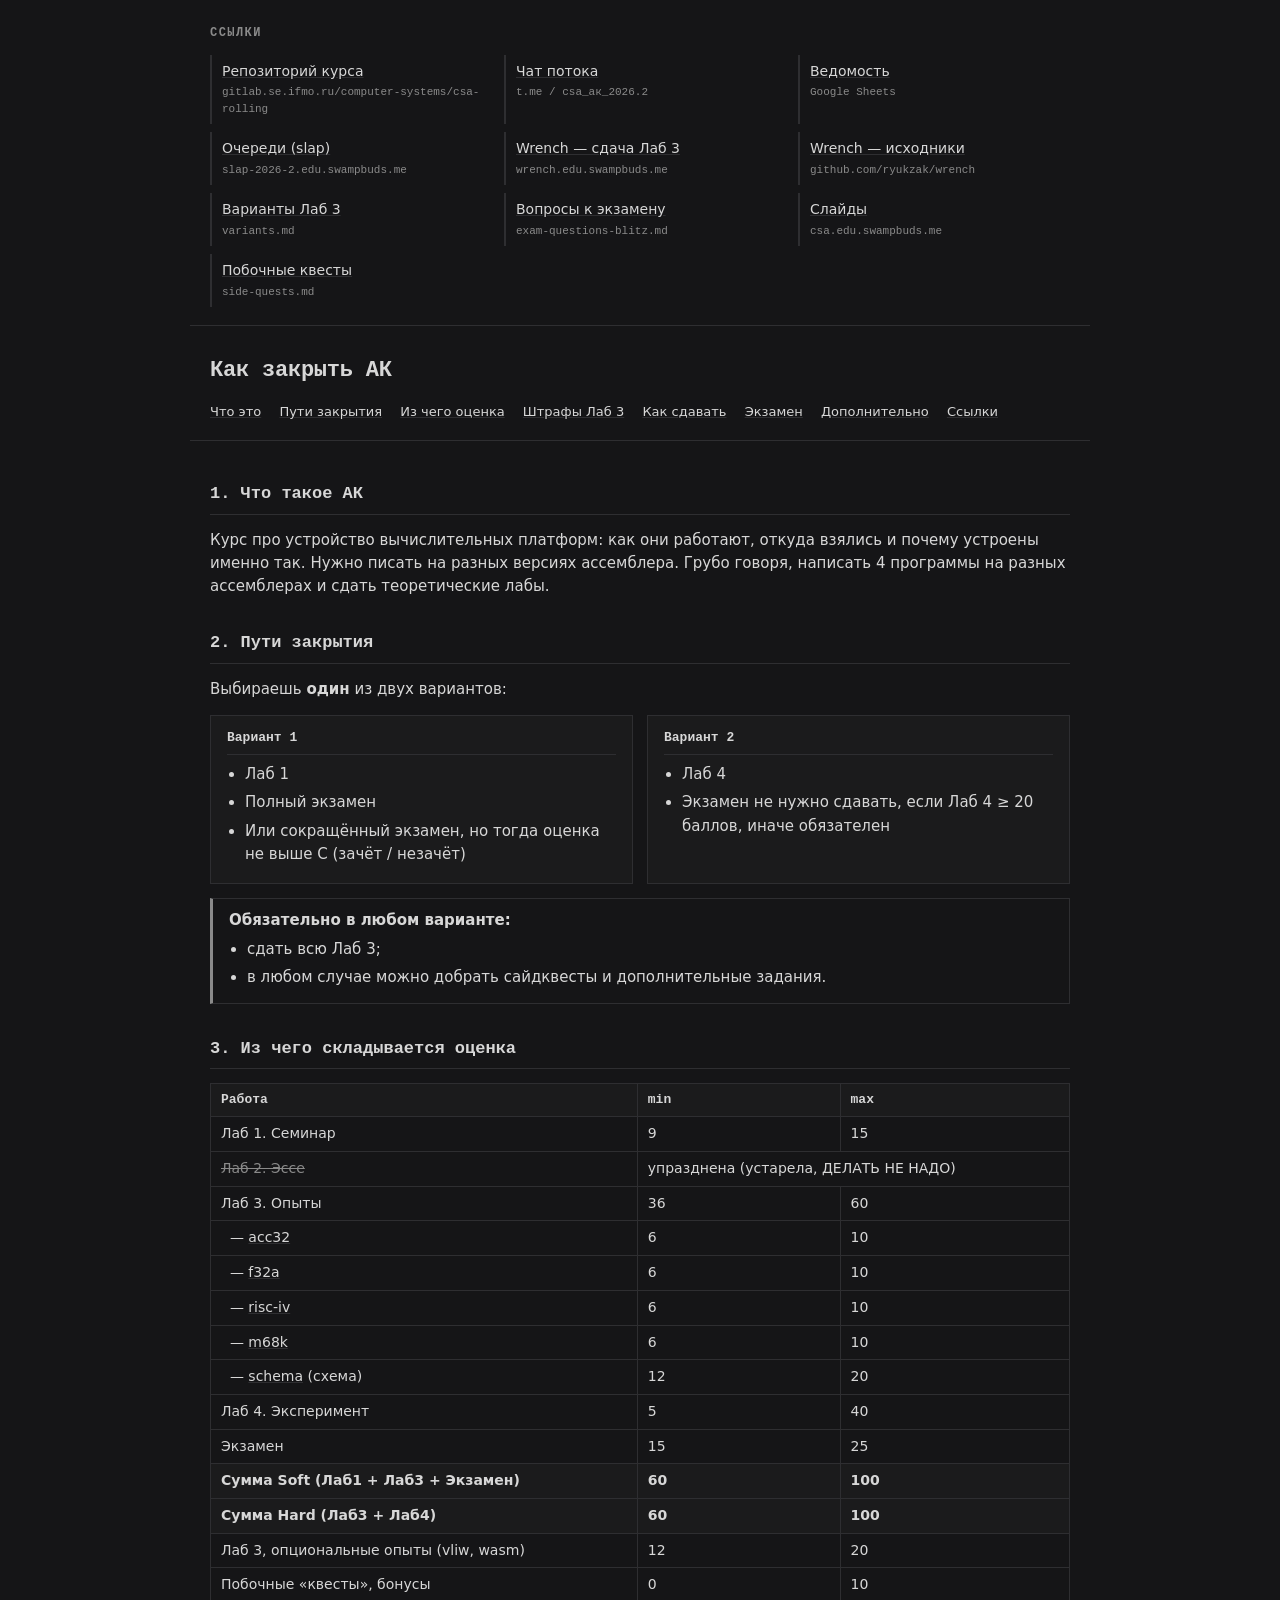
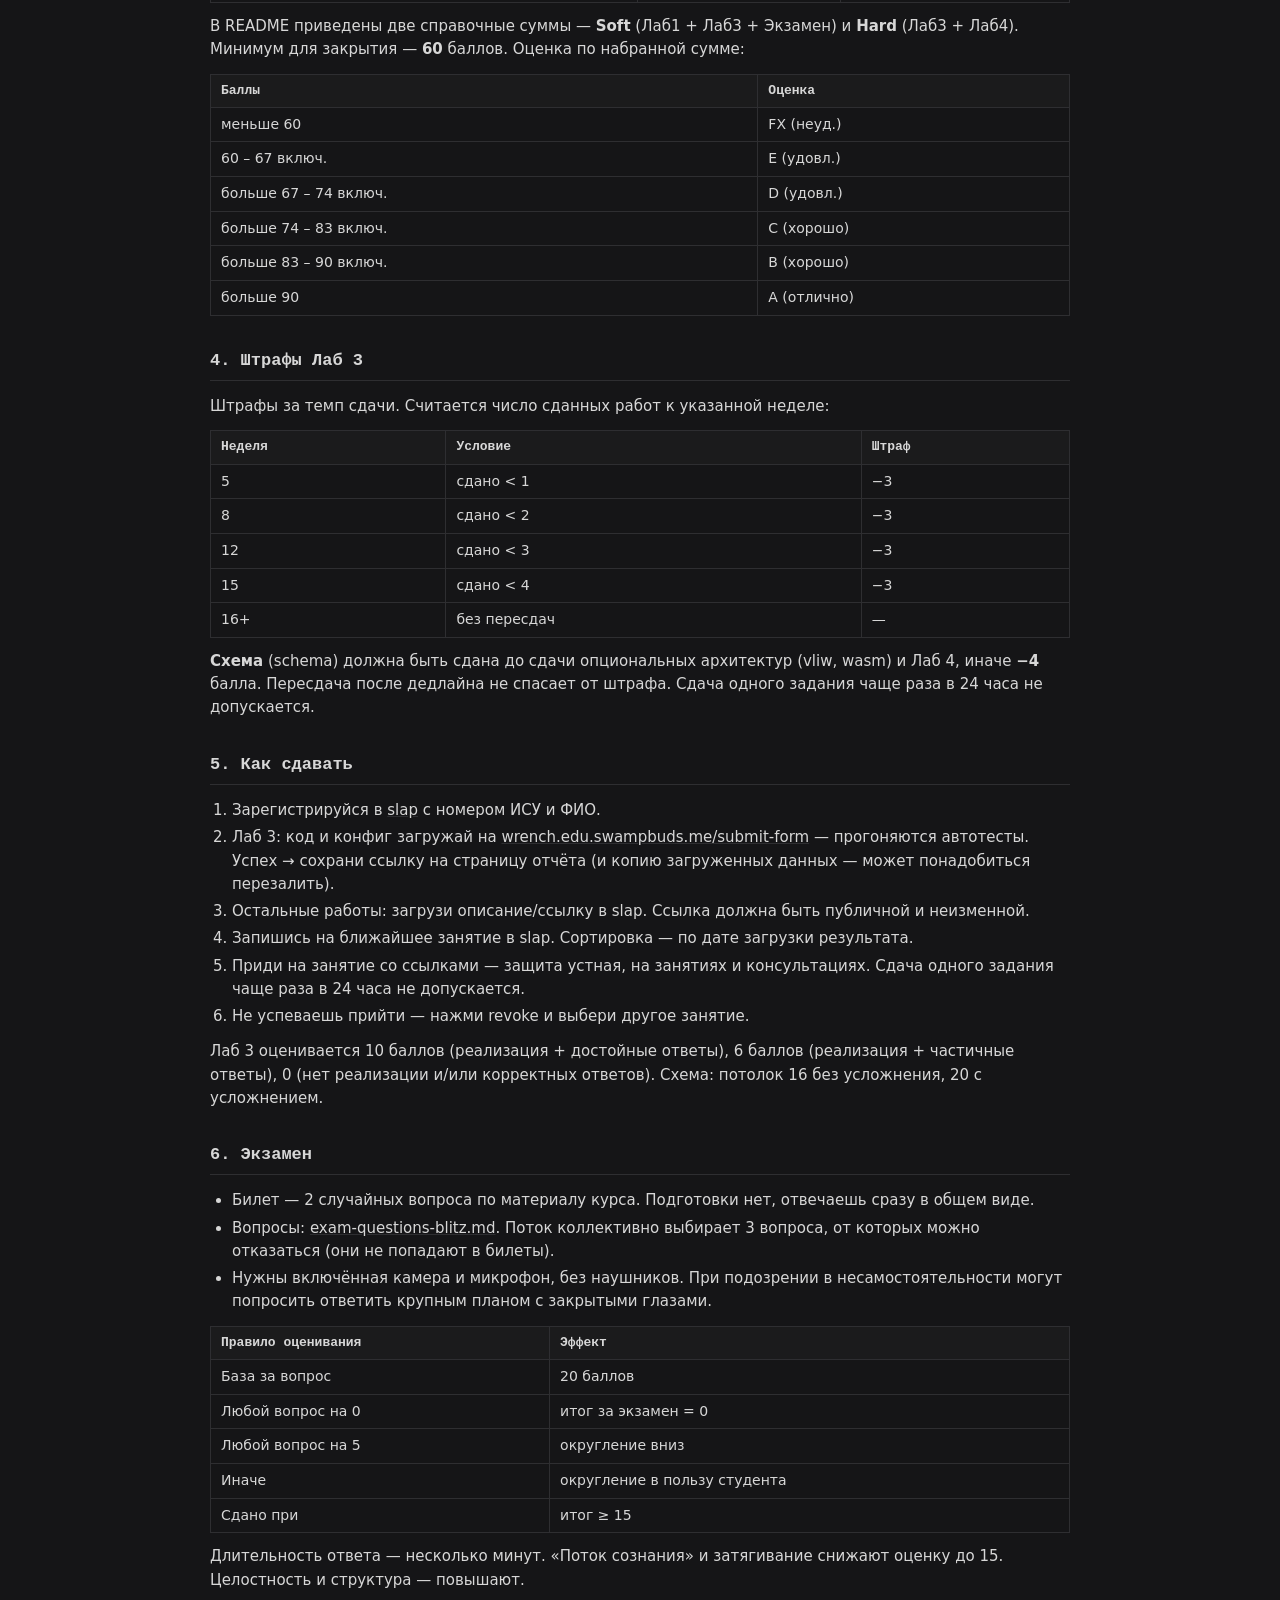
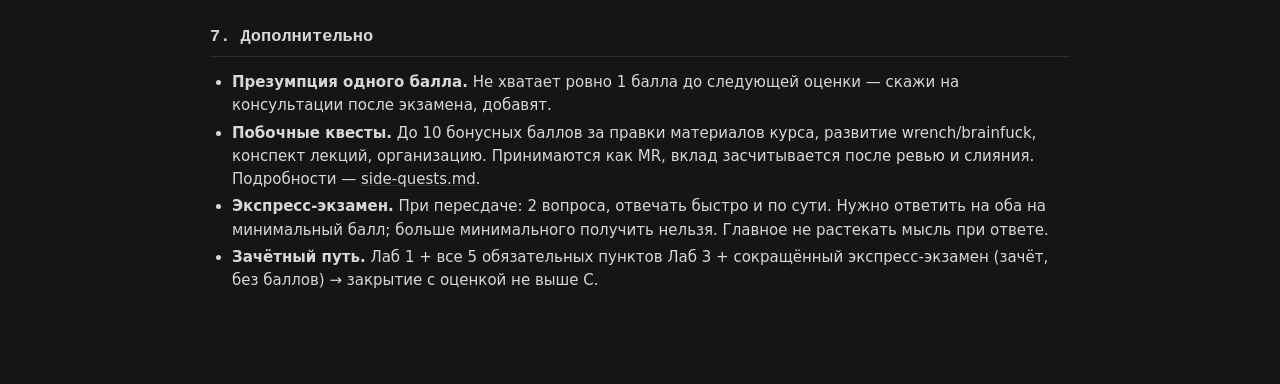
<file: index.html>
<!DOCTYPE html>
<html lang="ru">
<head>
<meta charset="utf-8">
<meta name="viewport" content="width=device-width, initial-scale=1">
<title>Как закрыть АК — памятка</title>
<link rel="stylesheet" href="style.css">
</head>
<body>

<section id="links" class="links-block">
  <h2 class="links-title">Ссылки</h2>
  <ul class="links-grid">
    <li><a href="https://gitlab.se.ifmo.ru/computer-systems/csa-rolling">Репозиторий курса</a><span class="url">gitlab.se.ifmo.ru/computer-systems/csa-rolling</span></li>
    <li><a href="https://t.me/+6uf-vI6dVo42MmRk">Чат потока</a><span class="url">t.me / csa_ак_2026.2</span></li>
    <li><a href="https://docs.google.com/spreadsheets/d/1WvS1ad9J6jXNwSxTRnQs4yGgUBlwFzopUXUiYbGCZMw/edit">Ведомость</a><span class="url">Google Sheets</span></li>
    <li><a href="https://slap-2026-2.edu.swampbuds.me">Очереди (slap)</a><span class="url">slap-2026-2.edu.swampbuds.me</span></li>
    <li><a href="http://wrench.edu.swampbuds.me">Wrench — сдача Лаб 3</a><span class="url">wrench.edu.swampbuds.me</span></li>
    <li><a href="https://github.com/ryukzak/wrench">Wrench — исходники</a><span class="url">github.com/ryukzak/wrench</span></li>
    <li><a href="https://github.com/ryukzak/wrench/blob/master/variants.md">Варианты Лаб 3</a><span class="url">variants.md</span></li>
    <li><a href="https://gitlab.se.ifmo.ru/computer-systems/csa-rolling/-/blob/master/exam-questions-blitz.md">Вопросы к экзамену</a><span class="url">exam-questions-blitz.md</span></li>
    <li><a href="http://csa.edu.swampbuds.me">Слайды</a><span class="url">csa.edu.swampbuds.me</span></li>
    <li><a href="https://gitlab.se.ifmo.ru/computer-systems/csa-rolling/-/blob/master/side-quests.md">Побочные квесты</a><span class="url">side-quests.md</span></li>
  </ul>
</section>

<header>
  <h1>Как закрыть АК</h1>
</header>

<nav>
  <a href="#what">Что это</a>
  <a href="#paths">Пути закрытия</a>
  <a href="#grades">Из чего оценка</a>
  <a href="#penalties">Штрафы Лаб 3</a>
  <a href="#submit">Как сдавать</a>
  <a href="#exam">Экзамен</a>
  <a href="#extra">Дополнительно</a>
  <a href="#links">Ссылки</a>
</nav>

<main>

<section id="what">
  <h2>1. Что такое АК</h2>
  <p>Курс про устройство вычислительных платформ: как они работают, откуда взялись и почему устроены именно так. Нужно писать на разных версиях ассемблера. Грубо говоря, написать 4 программы на разных ассемблерах и сдать теоретические лабы.</p>
</section>

<section id="paths">
  <h2>2. Пути закрытия</h2>
  <p>Выбираешь <b>один</b> из двух вариантов:</p>

  <div class="paths">
    <div class="path">
      <h3>Вариант 1</h3>
      <ul>
        <li>Лаб 1</li>
        <li>Полный экзамен</li>
        <li>Или сокращённый экзамен, но тогда оценка не выше C (зачёт / незачёт)</li>
      </ul>
    </div>
    <div class="path">
      <h3>Вариант 2</h3>
      <ul>
        <li>Лаб 4</li>
        <li>Экзамен не нужно сдавать, если Лаб 4 ≥ 20 баллов, иначе обязателен</li>
      </ul>
    </div>
  </div>

  <div class="paths-note">
    <p><b>Обязательно в любом варианте:</b></p>
    <ul>
      <li>сдать всю Лаб 3;</li>
      <li>в любом случае можно добрать сайдквесты и дополнительные задания.</li>
    </ul>
  </div>
</section>

<section id="grades">
  <h2>3. Из чего складывается оценка</h2>
  <table>
    <thead><tr><th>Работа</th><th>min</th><th>max</th></tr></thead>
    <tbody>
      <tr><td>Лаб 1. Семинар</td><td>9</td><td>15</td></tr>
      <tr><td><s>Лаб 2. Эссе</s></td><td colspan="2">упразднена (устарела, ДЕЛАТЬ НЕ НАДО)</td></tr>
      <tr><td>Лаб 3. Опыты</td><td>36</td><td>60</td></tr>
      <tr><td>&nbsp;&nbsp;— <a href="acc32.html">acc32</a></td><td>6</td><td>10</td></tr>
      <tr><td>&nbsp;&nbsp;— <a href="f32a.html">f32a</a></td><td>6</td><td>10</td></tr>
      <tr><td>&nbsp;&nbsp;— <a href="risc-iv.html">risc-iv</a></td><td>6</td><td>10</td></tr>
      <tr><td>&nbsp;&nbsp;— <a href="m68k.html">m68k</a></td><td>6</td><td>10</td></tr>
      <tr><td>&nbsp;&nbsp;— <a href="schema.html">schema</a> (схема)</td><td>12</td><td>20</td></tr>
      <tr><td>Лаб 4. Эксперимент</td><td>5</td><td>40</td></tr>
      <tr><td>Экзамен</td><td>15</td><td>25</td></tr>
      <tr class="sum"><td>Сумма Soft (Лаб1 + Лаб3 + Экзамен)</td><td>60</td><td>100</td></tr>
      <tr class="sum"><td>Сумма Hard (Лаб3 + Лаб4)</td><td>60</td><td>100</td></tr>
      <tr><td>Лаб 3, опциональные опыты (vliw, wasm)</td><td>12</td><td>20</td></tr>
      <tr><td>Побочные «квесты», бонусы</td><td>0</td><td>10</td></tr>
    </tbody>
  </table>

  <p>В README приведены две справочные суммы — <b>Soft</b> (Лаб1 + Лаб3 + Экзамен) и <b>Hard</b> (Лаб3 + Лаб4). Минимум для закрытия — <b>60</b> баллов. Оценка по набранной сумме:</p>
  <table>
    <thead><tr><th>Баллы</th><th>Оценка</th></tr></thead>
    <tbody>
      <tr><td>меньше 60</td><td>FX (неуд.)</td></tr>
      <tr><td>60 – 67 включ.</td><td>E (удовл.)</td></tr>
      <tr><td>больше 67 – 74 включ.</td><td>D (удовл.)</td></tr>
      <tr><td>больше 74 – 83 включ.</td><td>C (хорошо)</td></tr>
      <tr><td>больше 83 – 90 включ.</td><td>B (хорошо)</td></tr>
      <tr><td>больше 90</td><td>A (отлично)</td></tr>
    </tbody>
  </table>
</section>

<section id="penalties">
  <h2>4. Штрафы Лаб 3</h2>
  <p>Штрафы за темп сдачи. Считается число сданных работ к указанной неделе:</p>
  <table>
    <thead><tr><th>Неделя</th><th>Условие</th><th>Штраф</th></tr></thead>
    <tbody>
      <tr><td>5</td><td>сдано &lt; 1</td><td>−3</td></tr>
      <tr><td>8</td><td>сдано &lt; 2</td><td>−3</td></tr>
      <tr><td>12</td><td>сдано &lt; 3</td><td>−3</td></tr>
      <tr><td>15</td><td>сдано &lt; 4</td><td>−3</td></tr>
      <tr><td>16+</td><td>без пересдач</td><td>—</td></tr>
    </tbody>
  </table>
  <p><b>Схема</b> (schema) должна быть сдана до сдачи опциональных архитектур (vliw, wasm) и Лаб 4, иначе <b>−4</b> балла. Пересдача после дедлайна не спасает от штрафа. Сдача одного задания чаще раза в 24 часа не допускается.</p>
</section>

<section id="submit">
  <h2>5. Как сдавать</h2>
  <ol>
    <li>Зарегистрируйся в <a href="https://slap-2026-2.edu.swampbuds.me">slap</a> с номером ИСУ и ФИО.</li>
    <li>Лаб 3: код и конфиг загружай на <a href="http://wrench.edu.swampbuds.me/submit-form">wrench.edu.swampbuds.me/submit-form</a> — прогоняются автотесты. Успех → сохрани ссылку на страницу отчёта (и копию загруженных данных — может понадобиться перезалить).</li>
    <li>Остальные работы: загрузи описание/ссылку в slap. Ссылка должна быть публичной и неизменной.</li>
    <li>Запишись на ближайшее занятие в slap. Сортировка — по дате загрузки результата.</li>
    <li>Приди на занятие со ссылками — защита устная, на занятиях и консультациях. Сдача одного задания чаще раза в 24 часа не допускается.</li>
    <li>Не успеваешь прийти — нажми revoke и выбери другое занятие.</li>
  </ol>
  <p>Лаб 3 оценивается 10 баллов (реализация + достойные ответы), 6 баллов (реализация + частичные ответы), 0 (нет реализации и/или корректных ответов). Схема: потолок 16 без усложнения, 20 с усложнением.</p>
</section>

<section id="exam">
  <h2>6. Экзамен</h2>
  <ul>
    <li>Билет — 2 случайных вопроса по материалу курса. Подготовки нет, отвечаешь сразу в общем виде.</li>
    <li>Вопросы: <a href="https://gitlab.se.ifmo.ru/computer-systems/csa-rolling/-/blob/master/exam-questions-blitz.md">exam-questions-blitz.md</a>. Поток коллективно выбирает 3 вопроса, от которых можно отказаться (они не попадают в билеты).</li>
    <li>Нужны включённая камера и микрофон, без наушников. При подозрении в несамостоятельности могут попросить ответить крупным планом с закрытыми глазами.</li>
  </ul>
  <table>
    <thead><tr><th>Правило оценивания</th><th>Эффект</th></tr></thead>
    <tbody>
      <tr><td>База за вопрос</td><td>20 баллов</td></tr>
      <tr><td>Любой вопрос на 0</td><td>итог за экзамен = 0</td></tr>
      <tr><td>Любой вопрос на 5</td><td>округление вниз</td></tr>
      <tr><td>Иначе</td><td>округление в пользу студента</td></tr>
      <tr><td>Сдано при</td><td>итог ≥ 15</td></tr>
    </tbody>
  </table>
  <p>Длительность ответа — несколько минут. «Поток сознания» и затягивание снижают оценку до 15. Целостность и структура — повышают.</p>
</section>

<section id="extra">
  <h2>7. Дополнительно</h2>
  <ul>
    <li><b>Презумпция одного балла.</b> Не хватает ровно 1 балла до следующей оценки — скажи на консультации после экзамена, добавят.</li>
    <li><b>Побочные квесты.</b> До 10 бонусных баллов за правки материалов курса, развитие wrench/brainfuck, конспект лекций, организацию. Принимаются как MR, вклад засчитывается после ревью и слияния. Подробности — <a href="https://gitlab.se.ifmo.ru/computer-systems/csa-rolling/-/blob/master/side-quests.md">side-quests.md</a>.</li>
    <li><b>Экспресс-экзамен.</b> При пересдаче: 2 вопроса, отвечать быстро и по сути. Нужно ответить на оба на минимальный балл; больше минимального получить нельзя. Главное не растекать мысль при ответе.</li>
    <li><b>Зачётный путь.</b> Лаб 1 + все 5 обязательных пунктов Лаб 3 + сокращённый экспресс-экзамен (зачёт, без баллов) → закрытие с оценкой не выше C.</li>
  </ul>
</section>

</main>

</body>
</html>
</file>
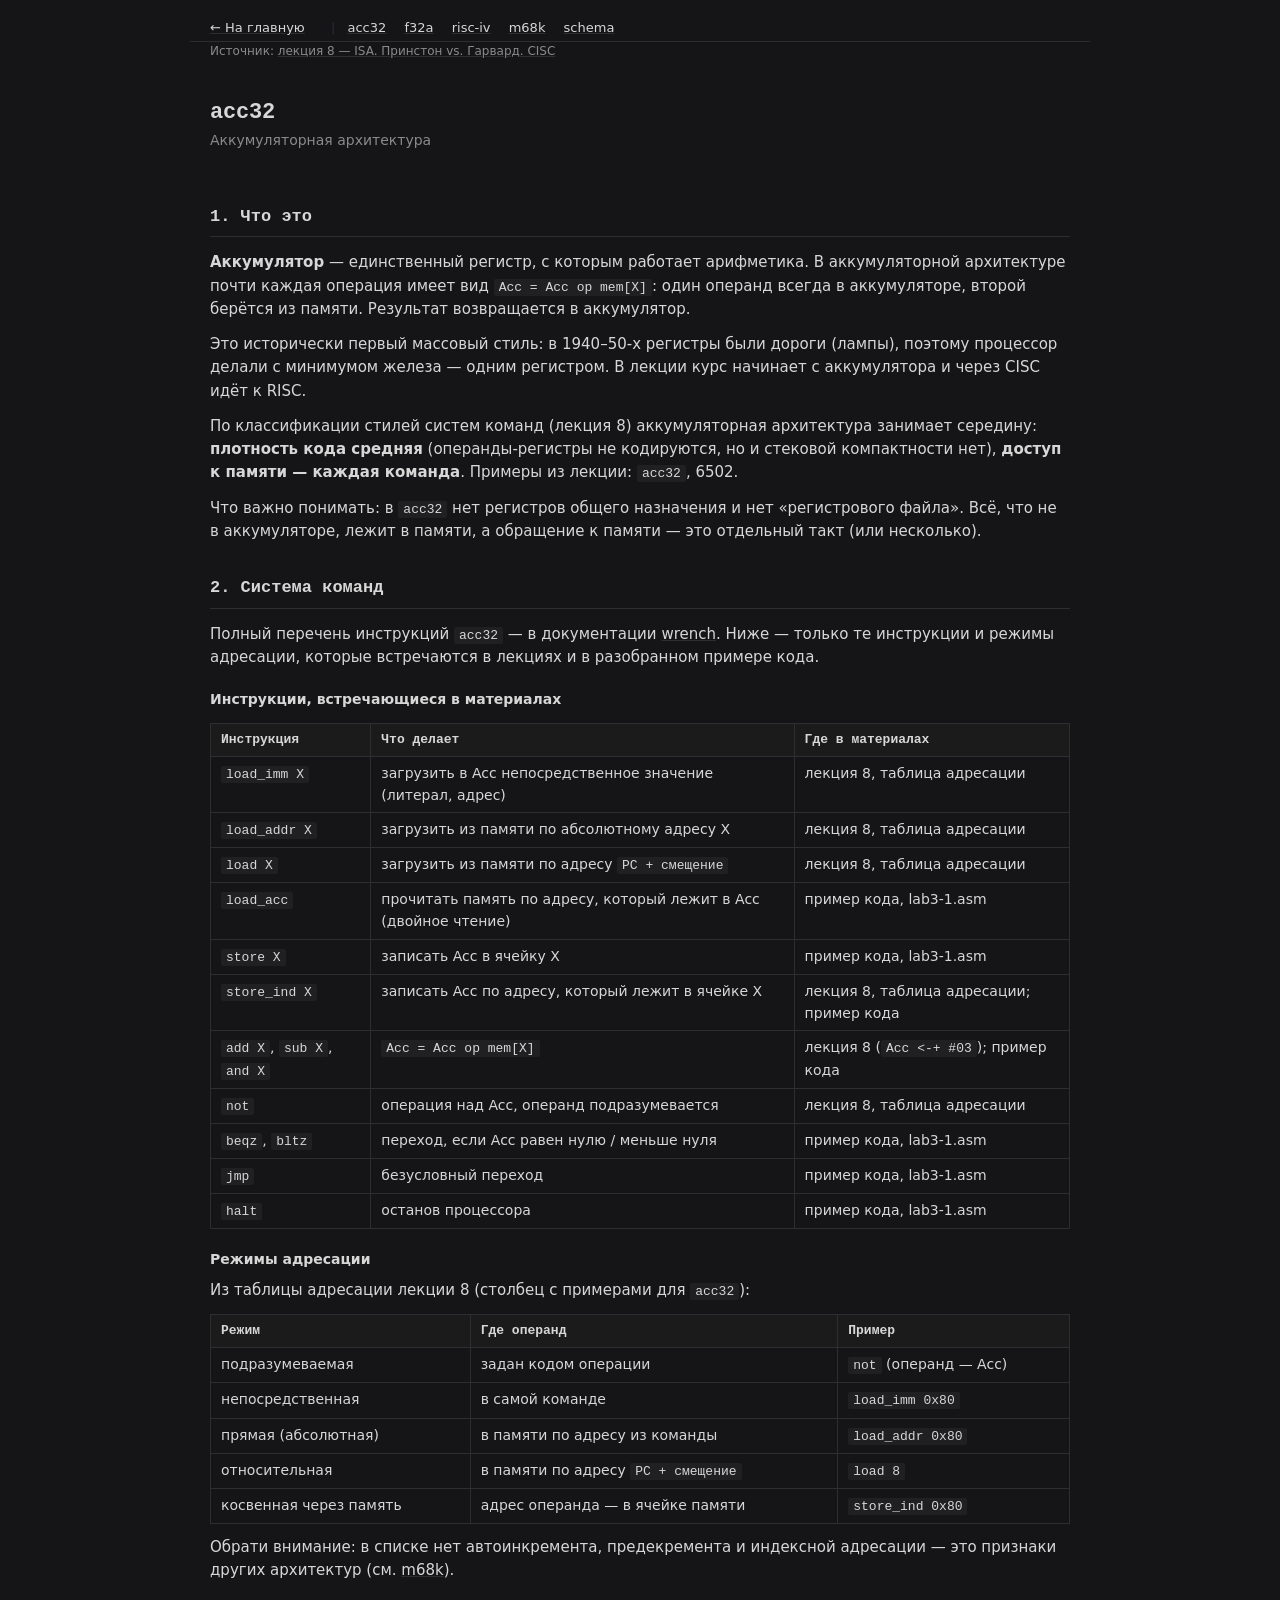
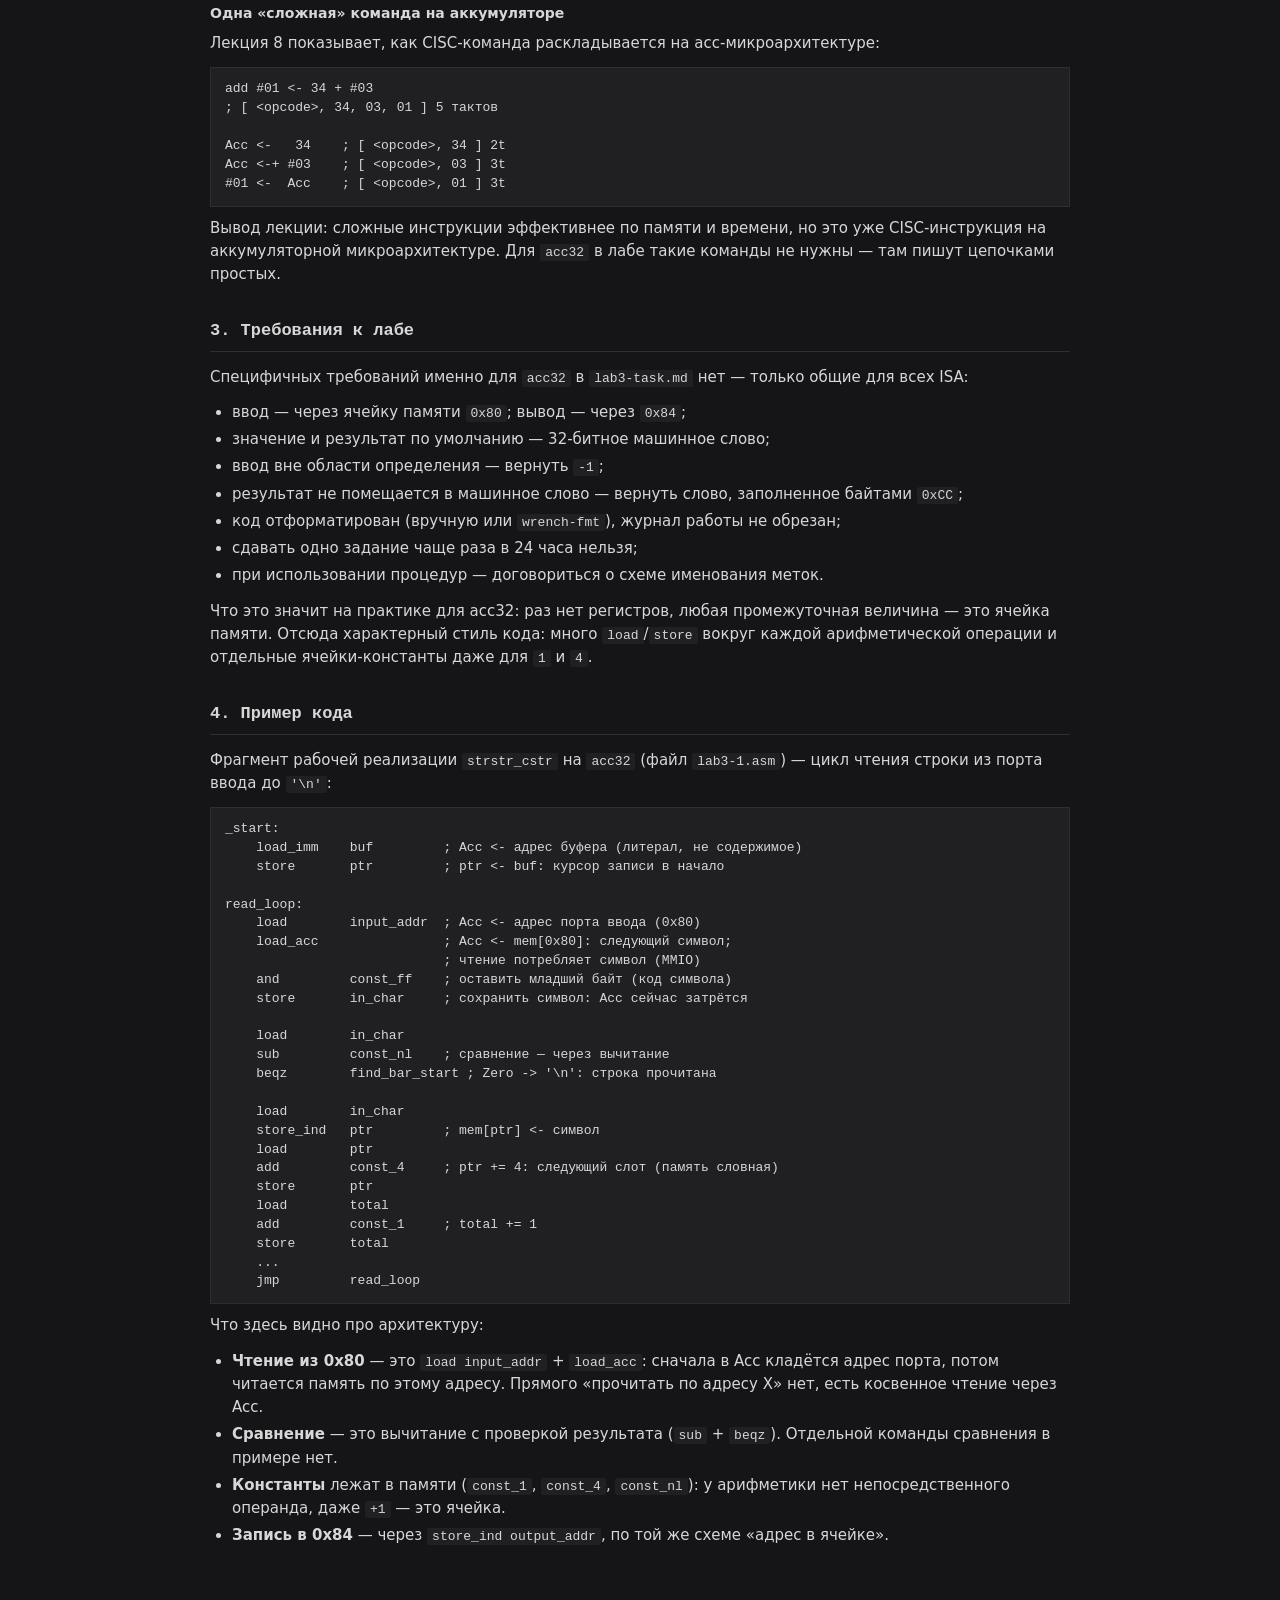
<file: acc32.html>
<!DOCTYPE html>
<html lang="ru">
<head>
<meta charset="utf-8">
<meta name="viewport" content="width=device-width, initial-scale=1">
<title>acc32 — аккумуляторная архитектура</title>
<link rel="stylesheet" href="style.css">
</head>
<body>

<nav class="subnav">
  <a href="index.html">← На главную</a>
  <span class="sep">|</span>
  <a href="acc32.html">acc32</a>
  <a href="f32a.html">f32a</a>
  <a href="risc-iv.html">risc-iv</a>
  <a href="m68k.html">m68k</a>
  <a href="schema.html">schema</a>
</nav>

<p class='source'>Источник: <a href='https://gitlab.se.ifmo.ru/computer-systems/csa-rolling/-/blob/master/slides/08-isa-harvard-cisc.md'>лекция 8 — ISA. Принстон vs. Гарвард. CISC</a></p>

<header>
  <h1>acc32</h1>
  <p class="subtitle">Аккумуляторная архитектура</p>
</header>

<main>

<section>
  <h2>1. Что это</h2>
  <p><b>Аккумулятор</b> — единственный регистр, с которым работает арифметика. В аккумуляторной архитектуре почти каждая операция имеет вид <code>Acc = Acc op mem[X]</code>: один операнд всегда в аккумуляторе, второй берётся из памяти. Результат возвращается в аккумулятор.</p>
  <p>Это исторически первый массовый стиль: в 1940–50-х регистры были дороги (лампы), поэтому процессор делали с минимумом железа — одним регистром. В лекции курс начинает с аккумулятора и через CISC идёт к RISC.</p>
  <p>По классификации стилей систем команд (лекция 8) аккумуляторная архитектура занимает середину: <b>плотность кода средняя</b> (операнды-регистры не кодируются, но и стековой компактности нет), <b>доступ к памяти — каждая команда</b>. Примеры из лекции: <code>acc32</code>, 6502.</p>
  <p>Что важно понимать: в <code>acc32</code> нет регистров общего назначения и нет «регистрового файла». Всё, что не в аккумуляторе, лежит в памяти, а обращение к памяти — это отдельный такт (или несколько).</p>
</section>

<section>
  <h2>2. Система команд</h2>
  <p>Полный перечень инструкций <code>acc32</code> — в документации <a href="https://github.com/ryukzak/wrench">wrench</a>. Ниже — только те инструкции и режимы адресации, которые встречаются в лекциях и в разобранном примере кода.</p>

  <h3>Инструкции, встречающиеся в материалах</h3>
  <table>
    <thead><tr><th>Инструкция</th><th>Что делает</th><th>Где в материалах</th></tr></thead>
    <tbody>
      <tr><td><code>load_imm X</code></td><td>загрузить в Acc непосредственное значение (литерал, адрес)</td><td>лекция 8, таблица адресации</td></tr>
      <tr><td><code>load_addr X</code></td><td>загрузить из памяти по абсолютному адресу X</td><td>лекция 8, таблица адресации</td></tr>
      <tr><td><code>load X</code></td><td>загрузить из памяти по адресу <code>PC + смещение</code></td><td>лекция 8, таблица адресации</td></tr>
      <tr><td><code>load_acc</code></td><td>прочитать память по адресу, который лежит в Acc (двойное чтение)</td><td>пример кода, lab3-1.asm</td></tr>
      <tr><td><code>store X</code></td><td>записать Acc в ячейку X</td><td>пример кода, lab3-1.asm</td></tr>
      <tr><td><code>store_ind X</code></td><td>записать Acc по адресу, который лежит в ячейке X</td><td>лекция 8, таблица адресации; пример кода</td></tr>
      <tr><td><code>add X</code>, <code>sub X</code>, <code>and X</code></td><td><code>Acc = Acc op mem[X]</code></td><td>лекция 8 (<code>Acc &lt;-+ #03</code>); пример кода</td></tr>
      <tr><td><code>not</code></td><td>операция над Acc, операнд подразумевается</td><td>лекция 8, таблица адресации</td></tr>
      <tr><td><code>beqz</code>, <code>bltz</code></td><td>переход, если Acc равен нулю / меньше нуля</td><td>пример кода, lab3-1.asm</td></tr>
      <tr><td><code>jmp</code></td><td>безусловный переход</td><td>пример кода, lab3-1.asm</td></tr>
      <tr><td><code>halt</code></td><td>останов процессора</td><td>пример кода, lab3-1.asm</td></tr>
    </tbody>
  </table>

  <h3>Режимы адресации</h3>
  <p>Из таблицы адресации лекции 8 (столбец с примерами для <code>acc32</code>):</p>
  <table>
    <thead><tr><th>Режим</th><th>Где операнд</th><th>Пример</th></tr></thead>
    <tbody>
      <tr><td>подразумеваемая</td><td>задан кодом операции</td><td><code>not</code> (операнд — Acc)</td></tr>
      <tr><td>непосредственная</td><td>в самой команде</td><td><code>load_imm 0x80</code></td></tr>
      <tr><td>прямая (абсолютная)</td><td>в памяти по адресу из команды</td><td><code>load_addr 0x80</code></td></tr>
      <tr><td>относительная</td><td>в памяти по адресу <code>PC + смещение</code></td><td><code>load 8</code></td></tr>
      <tr><td>косвенная через память</td><td>адрес операнда — в ячейке памяти</td><td><code>store_ind 0x80</code></td></tr>
    </tbody>
  </table>
  <p>Обрати внимание: в списке нет автоинкремента, предекремента и индексной адресации — это признаки других архитектур (см. <a href="m68k.html">m68k</a>).</p>

  <h3>Одна «сложная» команда на аккумуляторе</h3>
  <p>Лекция 8 показывает, как CISC-команда раскладывается на acc-микроархитектуре:</p>
<pre>add #01 &lt;- 34 + #03
; [ &lt;opcode&gt;, 34, 03, 01 ] 5 тактов

Acc &lt;-   34    ; [ &lt;opcode&gt;, 34 ] 2t
Acc &lt;-+ #03    ; [ &lt;opcode&gt;, 03 ] 3t
#01 &lt;-  Acc    ; [ &lt;opcode&gt;, 01 ] 3t</pre>
  <p>Вывод лекции: сложные инструкции эффективнее по памяти и времени, но это уже CISC-инструкция на аккумуляторной микроархитектуре. Для <code>acc32</code> в лабе такие команды не нужны — там пишут цепочками простых.</p>
</section>

<section>
  <h2>3. Требования к лабе</h2>
  <p>Специфичных требований именно для <code>acc32</code> в <code>lab3-task.md</code> нет — только общие для всех ISA:</p>
  <ul>
    <li>ввод — через ячейку памяти <code>0x80</code>; вывод — через <code>0x84</code>;</li>
    <li>значение и результат по умолчанию — 32-битное машинное слово;</li>
    <li>ввод вне области определения — вернуть <code>-1</code>;</li>
    <li>результат не помещается в машинное слово — вернуть слово, заполненное байтами <code>0xCC</code>;</li>
    <li>код отформатирован (вручную или <code>wrench-fmt</code>), журнал работы не обрезан;</li>
    <li>сдавать одно задание чаще раза в 24 часа нельзя;</li>
    <li>при использовании процедур — договориться о схеме именования меток.</li>
  </ul>
  <p>Что это значит на практике для acc32: раз нет регистров, любая промежуточная величина — это ячейка памяти. Отсюда характерный стиль кода: много <code>load</code>/<code>store</code> вокруг каждой арифметической операции и отдельные ячейки-константы даже для <code>1</code> и <code>4</code>.</p>
</section>

<section>
  <h2>4. Пример кода</h2>
  <p>Фрагмент рабочей реализации <code>strstr_cstr</code> на <code>acc32</code> (файл <code>lab3-1.asm</code>) — цикл чтения строки из порта ввода до <code>'\n'</code>:</p>
<pre>_start:
    load_imm    buf         ; Acc &lt;- адрес буфера (литерал, не содержимое)
    store       ptr         ; ptr &lt;- buf: курсор записи в начало

read_loop:
    load        input_addr  ; Acc &lt;- адрес порта ввода (0x80)
    load_acc                ; Acc &lt;- mem[0x80]: следующий символ;
                            ; чтение потребляет символ (MMIO)
    and         const_ff    ; оставить младший байт (код символа)
    store       in_char     ; сохранить символ: Acc сейчас затрётся

    load        in_char
    sub         const_nl    ; сравнение — через вычитание
    beqz        find_bar_start ; Zero -&gt; '\n': строка прочитана

    load        in_char
    store_ind   ptr         ; mem[ptr] &lt;- символ
    load        ptr
    add         const_4     ; ptr += 4: следующий слот (память словная)
    store       ptr
    load        total
    add         const_1     ; total += 1
    store       total
    ...
    jmp         read_loop</pre>
  <p>Что здесь видно про архитектуру:</p>
  <ul>
    <li><b>Чтение из 0x80</b> — это <code>load input_addr</code> + <code>load_acc</code>: сначала в Acc кладётся адрес порта, потом читается память по этому адресу. Прямого «прочитать по адресу X» нет, есть косвенное чтение через Acc.</li>
    <li><b>Сравнение</b> — это вычитание с проверкой результата (<code>sub</code> + <code>beqz</code>). Отдельной команды сравнения в примере нет.</li>
    <li><b>Константы</b> лежат в памяти (<code>const_1</code>, <code>const_4</code>, <code>const_nl</code>): у арифметики нет непосредственного операнда, даже <code>+1</code> — это ячейка.</li>
    <li><b>Запись в 0x84</b> — через <code>store_ind output_addr</code>, по той же схеме «адрес в ячейке».</li>
  </ul>
</section>



</main>
</body>
</html>
</file>
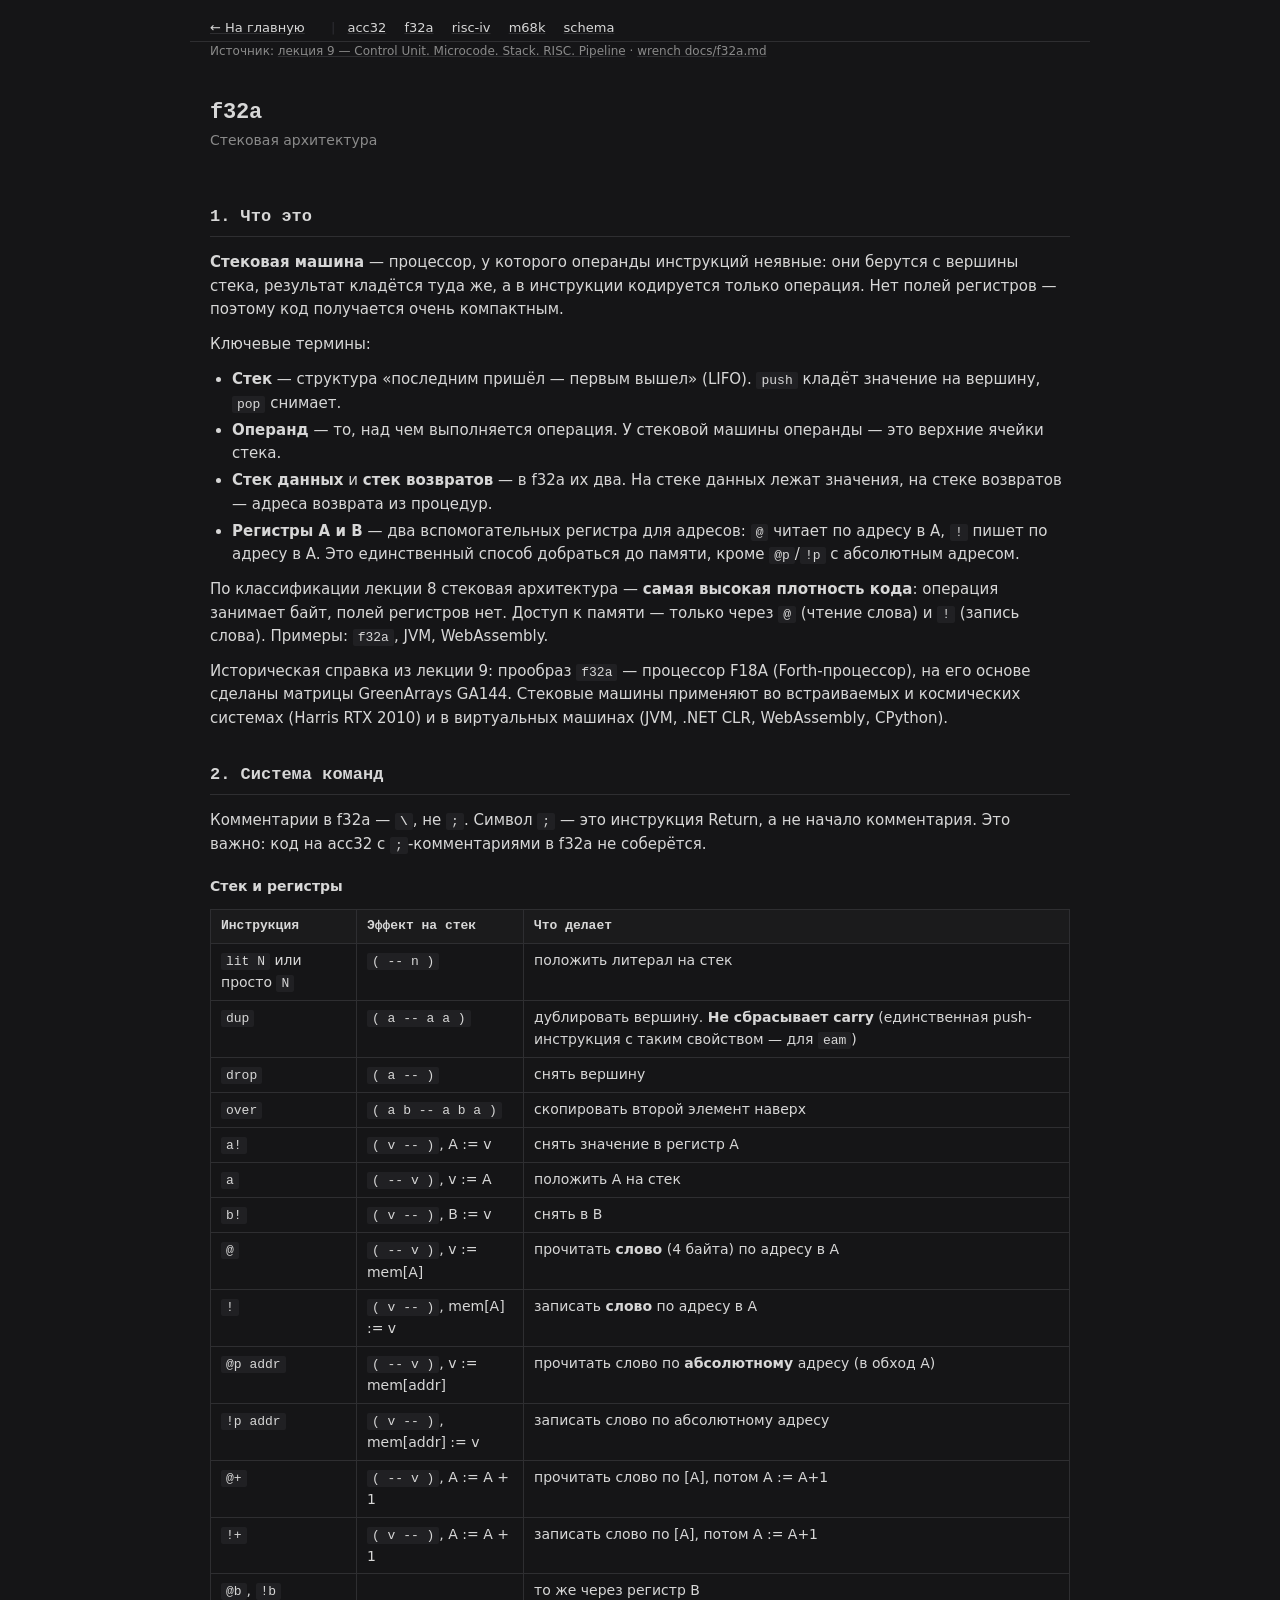
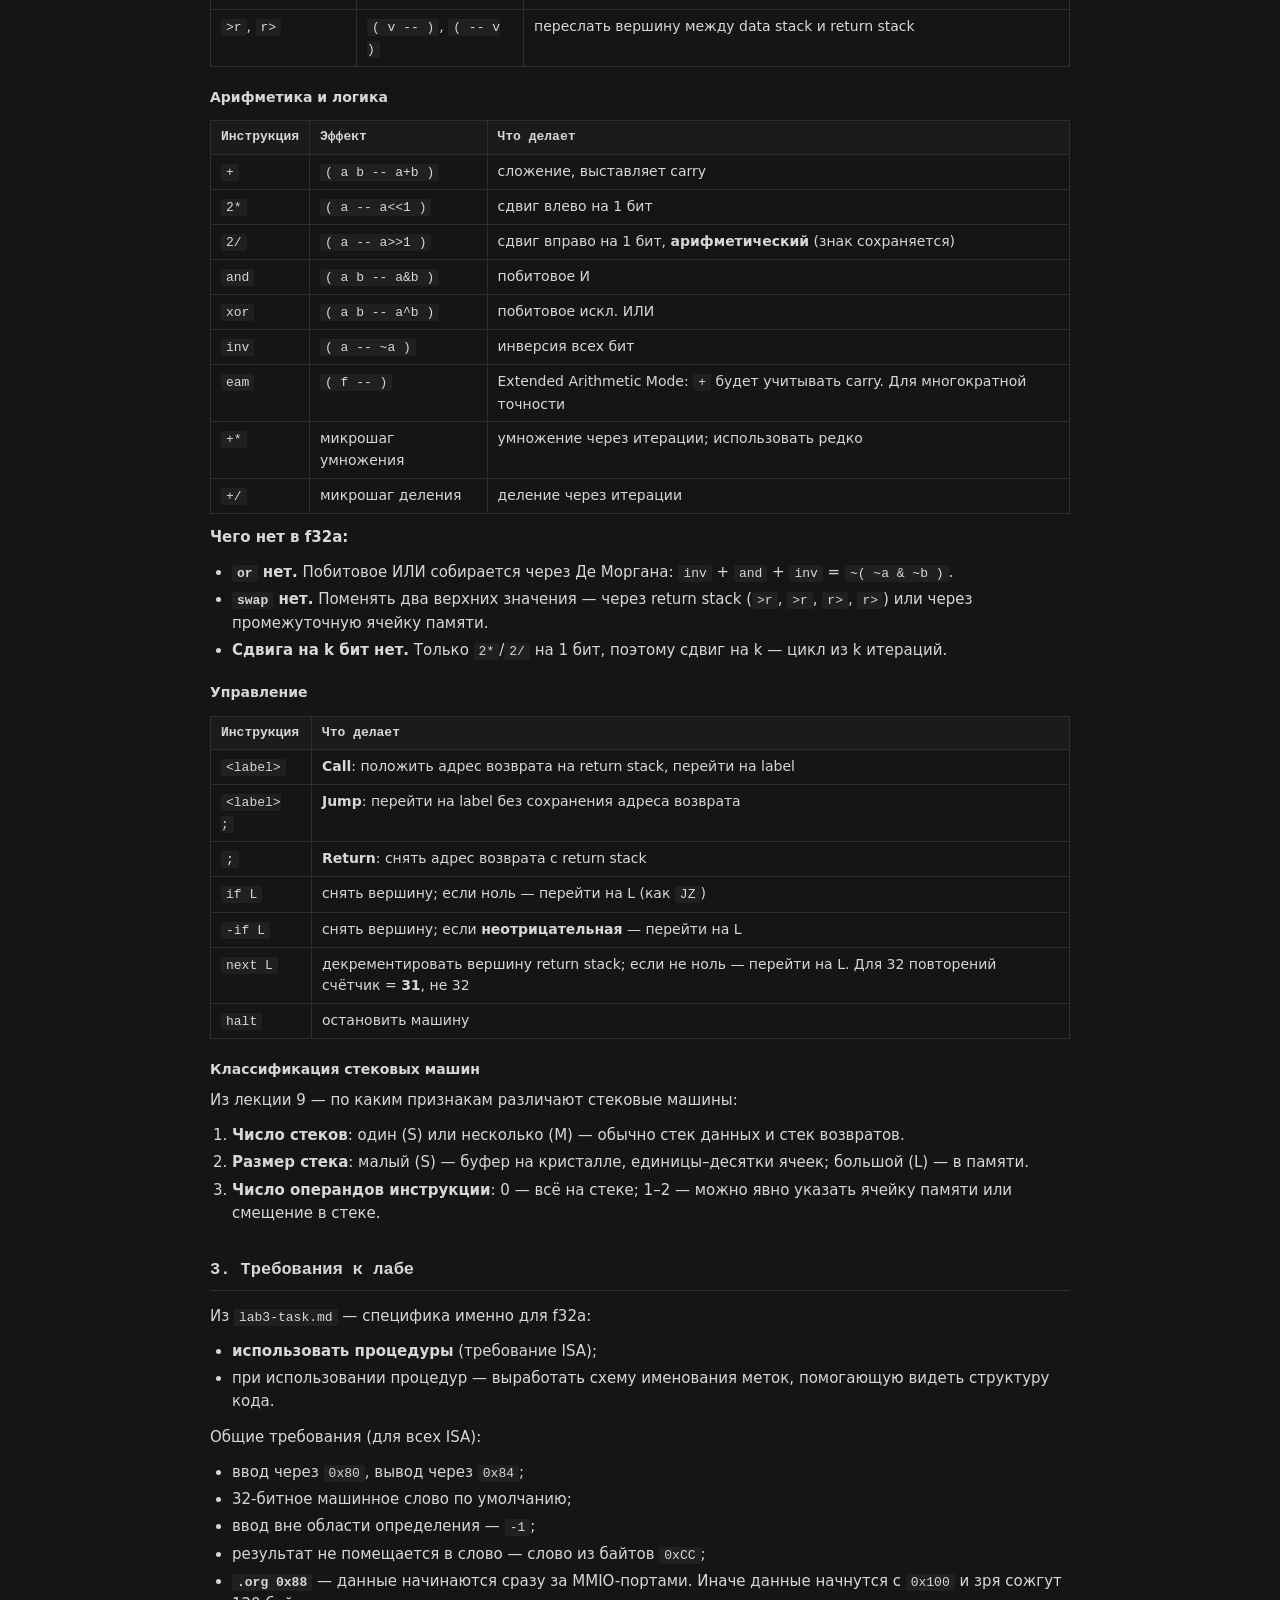
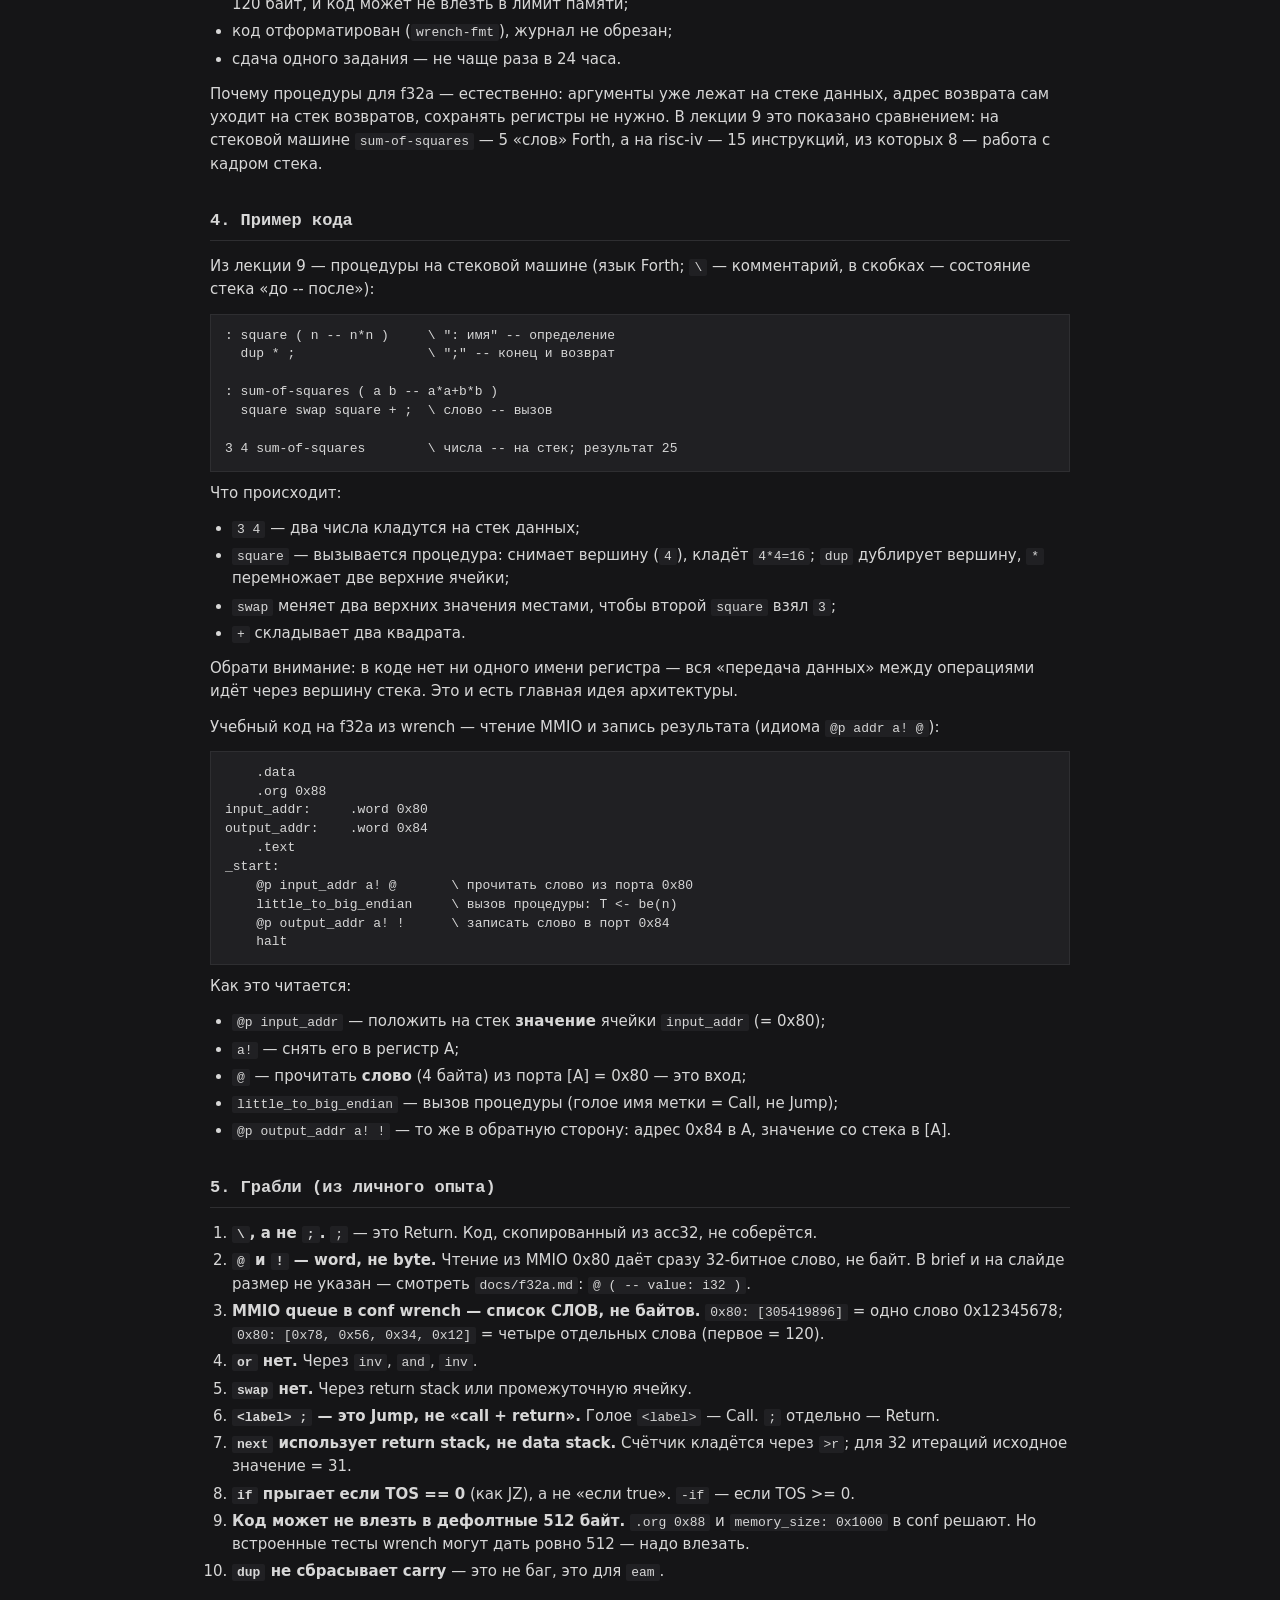
<file: f32a.html>
<!DOCTYPE html>
<html lang="ru">
<head>
<meta charset="utf-8">
<meta name="viewport" content="width=device-width, initial-scale=1">
<title>f32a — стековая архитектура</title>
<link rel="stylesheet" href="style.css">
</head>
<body>

<nav class="subnav">
  <a href="index.html">← На главную</a>
  <span class="sep">|</span>
  <a href="acc32.html">acc32</a>
  <a href="f32a.html">f32a</a>
  <a href="risc-iv.html">risc-iv</a>
  <a href="m68k.html">m68k</a>
  <a href="schema.html">schema</a>
</nav>

<p class='source'>Источник: <a href='https://gitlab.se.ifmo.ru/computer-systems/csa-rolling/-/blob/master/slides/09-microcode-stack-risc-pipeline.md'>лекция 9 — Control Unit. Microcode. Stack. RISC. Pipeline</a> · <a href='https://github.com/ryukzak/wrench/blob/master/docs/f32a.md'>wrench docs/f32a.md</a></p>

<header>
  <h1>f32a</h1>
  <p class="subtitle">Стековая архитектура</p>
</header>

<main>

<section>
  <h2>1. Что это</h2>
  <p><b>Стековая машина</b> — процессор, у которого операнды инструкций неявные: они берутся с вершины стека, результат кладётся туда же, а в инструкции кодируется только операция. Нет полей регистров — поэтому код получается очень компактным.</p>
  <p>Ключевые термины:</p>
  <ul>
    <li><b>Стек</b> — структура «последним пришёл — первым вышел» (LIFO). <code>push</code> кладёт значение на вершину, <code>pop</code> снимает.</li>
    <li><b>Операнд</b> — то, над чем выполняется операция. У стековой машины операнды — это верхние ячейки стека.</li>
    <li><b>Стек данных</b> и <b>стек возвратов</b> — в f32a их два. На стеке данных лежат значения, на стеке возвратов — адреса возврата из процедур.</li>
    <li><b>Регистры A и B</b> — два вспомогательных регистра для адресов: <code>@</code> читает по адресу в A, <code>!</code> пишет по адресу в A. Это единственный способ добраться до памяти, кроме <code>@p</code>/<code>!p</code> с абсолютным адресом.</li>
  </ul>
  <p>По классификации лекции 8 стековая архитектура — <b>самая высокая плотность кода</b>: операция занимает байт, полей регистров нет. Доступ к памяти — только через <code>@</code> (чтение слова) и <code>!</code> (запись слова). Примеры: <code>f32a</code>, JVM, WebAssembly.</p>
  <p>Историческая справка из лекции 9: прообраз <code>f32a</code> — процессор F18A (Forth-процессор), на его основе сделаны матрицы GreenArrays GA144. Стековые машины применяют во встраиваемых и космических системах (Harris RTX 2010) и в виртуальных машинах (JVM, .NET CLR, WebAssembly, CPython).</p>
</section>

<section>
  <h2>2. Система команд</h2>
  <p>Комментарии в f32a — <b><code>\</code></b>, не <code>;</code>. Символ <code>;</code> — это инструкция Return, а не начало комментария. Это важно: код на acc32 с <code>;</code>-комментариями в f32a не соберётся.</p>

  <h3>Стек и регистры</h3>
  <table>
    <thead><tr><th>Инструкция</th><th>Эффект на стек</th><th>Что делает</th></tr></thead>
    <tbody>
      <tr><td><code>lit N</code> или просто <code>N</code></td><td><code>( -- n )</code></td><td>положить литерал на стек</td></tr>
      <tr><td><code>dup</code></td><td><code>( a -- a a )</code></td><td>дублировать вершину. <b>Не сбрасывает carry</b> (единственная push-инструкция с таким свойством — для <code>eam</code>)</td></tr>
      <tr><td><code>drop</code></td><td><code>( a -- )</code></td><td>снять вершину</td></tr>
      <tr><td><code>over</code></td><td><code>( a b -- a b a )</code></td><td>скопировать второй элемент наверх</td></tr>
      <tr><td><code>a!</code></td><td><code>( v -- )</code>, A := v</td><td>снять значение в регистр A</td></tr>
      <tr><td><code>a</code></td><td><code>( -- v )</code>, v := A</td><td>положить A на стек</td></tr>
      <tr><td><code>b!</code></td><td><code>( v -- )</code>, B := v</td><td>снять в B</td></tr>
      <tr><td><code>@</code></td><td><code>( -- v )</code>, v := mem[A]</td><td>прочитать <b>слово</b> (4 байта) по адресу в A</td></tr>
      <tr><td><code>!</code></td><td><code>( v -- )</code>, mem[A] := v</td><td>записать <b>слово</b> по адресу в A</td></tr>
      <tr><td><code>@p addr</code></td><td><code>( -- v )</code>, v := mem[addr]</td><td>прочитать слово по <b>абсолютному</b> адресу (в обход A)</td></tr>
      <tr><td><code>!p addr</code></td><td><code>( v -- )</code>, mem[addr] := v</td><td>записать слово по абсолютному адресу</td></tr>
      <tr><td><code>@+</code></td><td><code>( -- v )</code>, A := A + 1</td><td>прочитать слово по [A], потом A := A+1</td></tr>
      <tr><td><code>!+</code></td><td><code>( v -- )</code>, A := A + 1</td><td>записать слово по [A], потом A := A+1</td></tr>
      <tr><td><code>@b</code>, <code>!b</code></td><td></td><td>то же через регистр B</td></tr>
      <tr><td><code>&gt;r</code>, <code>r&gt;</code></td><td><code>( v -- )</code>, <code>( -- v )</code></td><td>переслать вершину между data stack и return stack</td></tr>
    </tbody>
  </table>

  <h3>Арифметика и логика</h3>
  <table>
    <thead><tr><th>Инструкция</th><th>Эффект</th><th>Что делает</th></tr></thead>
    <tbody>
      <tr><td><code>+</code></td><td><code>( a b -- a+b )</code></td><td>сложение, выставляет carry</td></tr>
      <tr><td><code>2*</code></td><td><code>( a -- a&lt;&lt;1 )</code></td><td>сдвиг влево на 1 бит</td></tr>
      <tr><td><code>2/</code></td><td><code>( a -- a&gt;&gt;1 )</code></td><td>сдвиг вправо на 1 бит, <b>арифметический</b> (знак сохраняется)</td></tr>
      <tr><td><code>and</code></td><td><code>( a b -- a&amp;b )</code></td><td>побитовое И</td></tr>
      <tr><td><code>xor</code></td><td><code>( a b -- a^b )</code></td><td>побитовое искл. ИЛИ</td></tr>
      <tr><td><code>inv</code></td><td><code>( a -- ~a )</code></td><td>инверсия всех бит</td></tr>
      <tr><td><code>eam</code></td><td><code>( f -- )</code></td><td>Extended Arithmetic Mode: <code>+</code> будет учитывать carry. Для многократной точности</td></tr>
      <tr><td><code>+*</code></td><td>микрошаг умножения</td><td>умножение через итерации; использовать редко</td></tr>
      <tr><td><code>+/</code></td><td>микрошаг деления</td><td>деление через итерации</td></tr>
    </tbody>
  </table>
  <p><b>Чего нет в f32a:</b></p>
  <ul>
    <li><b><code>or</code> нет.</b> Побитовое ИЛИ собирается через Де Моргана: <code>inv</code> + <code>and</code> + <code>inv</code> = <code>~( ~a &amp; ~b )</code>.</li>
    <li><b><code>swap</code> нет.</b> Поменять два верхних значения — через return stack (<code>&gt;r</code>, <code>&gt;r</code>, <code>r&gt;</code>, <code>r&gt;</code>) или через промежуточную ячейку памяти.</li>
    <li><b>Сдвига на k бит нет.</b> Только <code>2*</code>/<code>2/</code> на 1 бит, поэтому сдвиг на k — цикл из k итераций.</li>
  </ul>

  <h3>Управление</h3>
  <table>
    <thead><tr><th>Инструкция</th><th>Что делает</th></tr></thead>
    <tbody>
      <tr><td><code>&lt;label&gt;</code></td><td><b>Call</b>: положить адрес возврата на return stack, перейти на label</td></tr>
      <tr><td><code>&lt;label&gt; ;</code></td><td><b>Jump</b>: перейти на label без сохранения адреса возврата</td></tr>
      <tr><td><code>;</code></td><td><b>Return</b>: снять адрес возврата с return stack</td></tr>
      <tr><td><code>if L</code></td><td>снять вершину; если ноль — перейти на L (как <code>JZ</code>)</td></tr>
      <tr><td><code>-if L</code></td><td>снять вершину; если <b>неотрицательная</b> — перейти на L</td></tr>
      <tr><td><code>next L</code></td><td>декрементировать вершину return stack; если не ноль — перейти на L. Для 32 повторений счётчик = <b>31</b>, не 32</td></tr>
      <tr><td><code>halt</code></td><td>остановить машину</td></tr>
    </tbody>
  </table>

  <h3>Классификация стековых машин</h3>
  <p>Из лекции 9 — по каким признакам различают стековые машины:</p>
  <ol>
    <li><b>Число стеков</b>: один (S) или несколько (M) — обычно стек данных и стек возвратов.</li>
    <li><b>Размер стека</b>: малый (S) — буфер на кристалле, единицы–десятки ячеек; большой (L) — в памяти.</li>
    <li><b>Число операндов инструкции</b>: 0 — всё на стеке; 1–2 — можно явно указать ячейку памяти или смещение в стеке.</li>
  </ol>
</section>

<section>
  <h2>3. Требования к лабе</h2>
  <p>Из <code>lab3-task.md</code> — специфика именно для f32a:</p>
  <ul>
    <li><b>использовать процедуры</b> (требование ISA);</li>
    <li>при использовании процедур — выработать схему именования меток, помогающую видеть структуру кода.</li>
  </ul>
  <p>Общие требования (для всех ISA):</p>
  <ul>
    <li>ввод через <code>0x80</code>, вывод через <code>0x84</code>;</li>
    <li>32-битное машинное слово по умолчанию;</li>
    <li>ввод вне области определения — <code>-1</code>;</li>
    <li>результат не помещается в слово — слово из байтов <code>0xCC</code>;</li>
    <li><b><code>.org 0x88</code></b> — данные начинаются сразу за MMIO-портами. Иначе данные начнутся с <code>0x100</code> и зря сожгут 120 байт, и код может не влезть в лимит памяти;</li>
    <li>код отформатирован (<code>wrench-fmt</code>), журнал не обрезан;</li>
    <li>сдача одного задания — не чаще раза в 24 часа.</li>
  </ul>
  <p>Почему процедуры для f32a — естественно: аргументы уже лежат на стеке данных, адрес возврата сам уходит на стек возвратов, сохранять регистры не нужно. В лекции 9 это показано сравнением: на стековой машине <code>sum-of-squares</code> — 5 «слов» Forth, а на risc-iv — 15 инструкций, из которых 8 — работа с кадром стека.</p>
</section>

<section>
  <h2>4. Пример кода</h2>
  <p>Из лекции 9 — процедуры на стековой машине (язык Forth; <code>\</code> — комментарий, в скобках — состояние стека «до -- после»):</p>
<pre>: square ( n -- n*n )     \ ": имя" -- определение
  dup * ;                 \ ";" -- конец и возврат

: sum-of-squares ( a b -- a*a+b*b )
  square swap square + ;  \ слово -- вызов

3 4 sum-of-squares        \ числа -- на стек; результат 25</pre>
  <p>Что происходит:</p>
  <ul>
    <li><code>3 4</code> — два числа кладутся на стек данных;</li>
    <li><code>square</code> — вызывается процедура: снимает вершину (<code>4</code>), кладёт <code>4*4=16</code>; <code>dup</code> дублирует вершину, <code>*</code> перемножает две верхние ячейки;</li>
    <li><code>swap</code> меняет два верхних значения местами, чтобы второй <code>square</code> взял <code>3</code>;</li>
    <li><code>+</code> складывает два квадрата.</li>
  </ul>
  <p>Обрати внимание: в коде нет ни одного имени регистра — вся «передача данных» между операциями идёт через вершину стека. Это и есть главная идея архитектуры.</p>
  <p>Учебный код на f32a из wrench — чтение MMIO и запись результата (идиома <code>@p addr a! @</code>):</p>
<pre>    .data
    .org 0x88
input_addr:     .word 0x80
output_addr:    .word 0x84
    .text
_start:
    @p input_addr a! @       \ прочитать слово из порта 0x80
    little_to_big_endian     \ вызов процедуры: T <- be(n)
    @p output_addr a! !      \ записать слово в порт 0x84
    halt</pre>
  <p>Как это читается:</p>
  <ul>
    <li><code>@p input_addr</code> — положить на стек <b>значение</b> ячейки <code>input_addr</code> (= 0x80);</li>
    <li><code>a!</code> — снять его в регистр A;</li>
    <li><code>@</code> — прочитать <b>слово</b> (4 байта) из порта [A] = 0x80 — это вход;</li>
    <li><code>little_to_big_endian</code> — вызов процедуры (голое имя метки = Call, не Jump);</li>
    <li><code>@p output_addr a! !</code> — то же в обратную сторону: адрес 0x84 в A, значение со стека в [A].</li>
  </ul>
</section>

<section>
  <h2>5. Грабли (из личного опыта)</h2>
  <ol>
    <li><b><code>\</code>, а не <code>;</code>.</b> <code>;</code> — это Return. Код, скопированный из acc32, не соберётся.</li>
    <li><b><code>@</code> и <code>!</code> — word, не byte.</b> Чтение из MMIO 0x80 даёт сразу 32-битное слово, не байт. В brief и на слайде размер не указан — смотреть <code>docs/f32a.md</code>: <code>@ ( -- value: i32 )</code>.</li>
    <li><b>MMIO queue в conf wrench — список СЛОВ, не байтов.</b> <code>0x80: [305419896]</code> = одно слово 0x12345678; <code>0x80: [0x78, 0x56, 0x34, 0x12]</code> = четыре отдельных слова (первое = 120).</li>
    <li><b><code>or</code> нет.</b> Через <code>inv</code>, <code>and</code>, <code>inv</code>.</li>
    <li><b><code>swap</code> нет.</b> Через return stack или промежуточную ячейку.</li>
    <li><b><code>&lt;label&gt; ;</code> — это Jump, не «call + return».</b> Голое <code>&lt;label&gt;</code> — Call. <code>;</code> отдельно — Return.</li>
    <li><b><code>next</code> использует return stack, не data stack.</b> Счётчик кладётся через <code>&gt;r</code>; для 32 итераций исходное значение = 31.</li>
    <li><b><code>if</code> прыгает если TOS == 0</b> (как JZ), а не «если true». <code>-if</code> — если TOS &gt;= 0.</li>
    <li><b>Код может не влезть в дефолтные 512 байт.</b> <code>.org 0x88</code> и <code>memory_size: 0x1000</code> в conf решают. Но встроенные тесты wrench могут дать ровно 512 — надо влезать.</li>
    <li><b><code>dup</code> не сбрасывает carry</b> — это не баг, это для <code>eam</code>.</li>
  </ol>
</section>

</main>
</body>
</html>
</file>
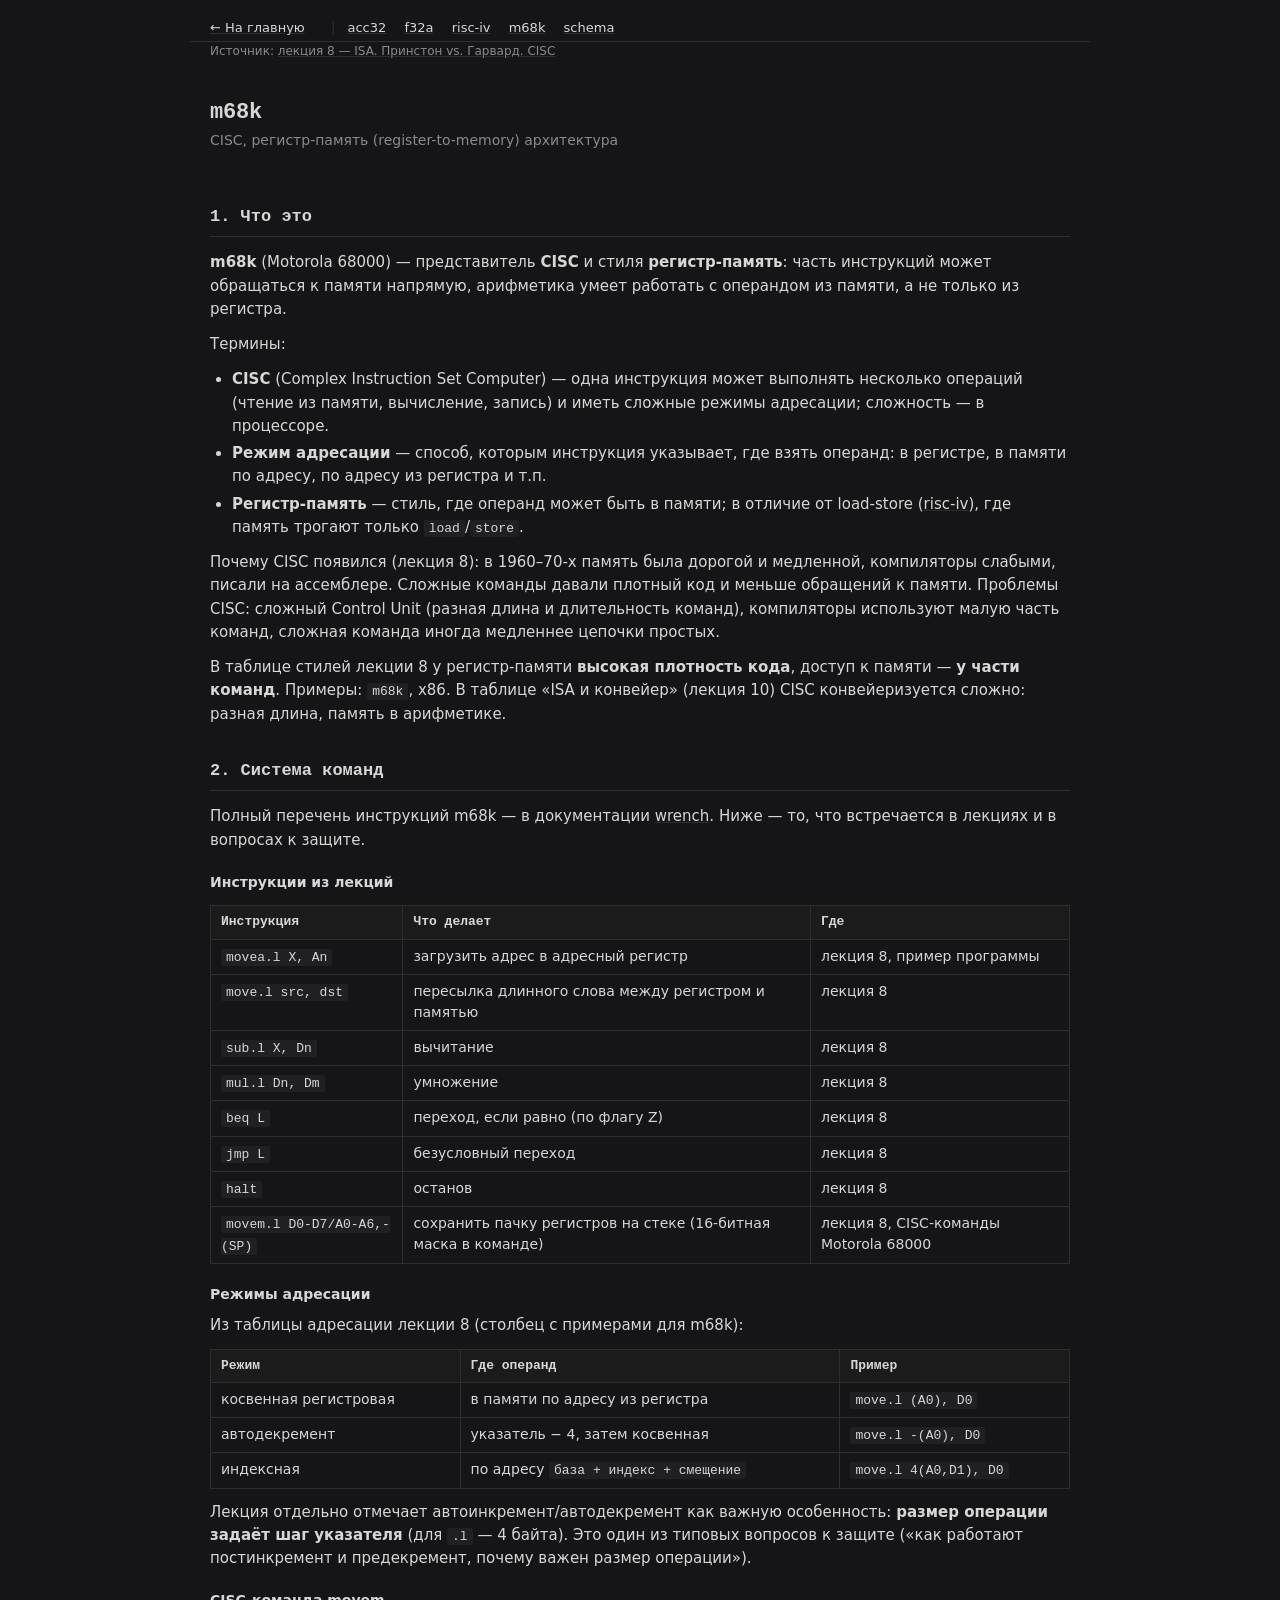
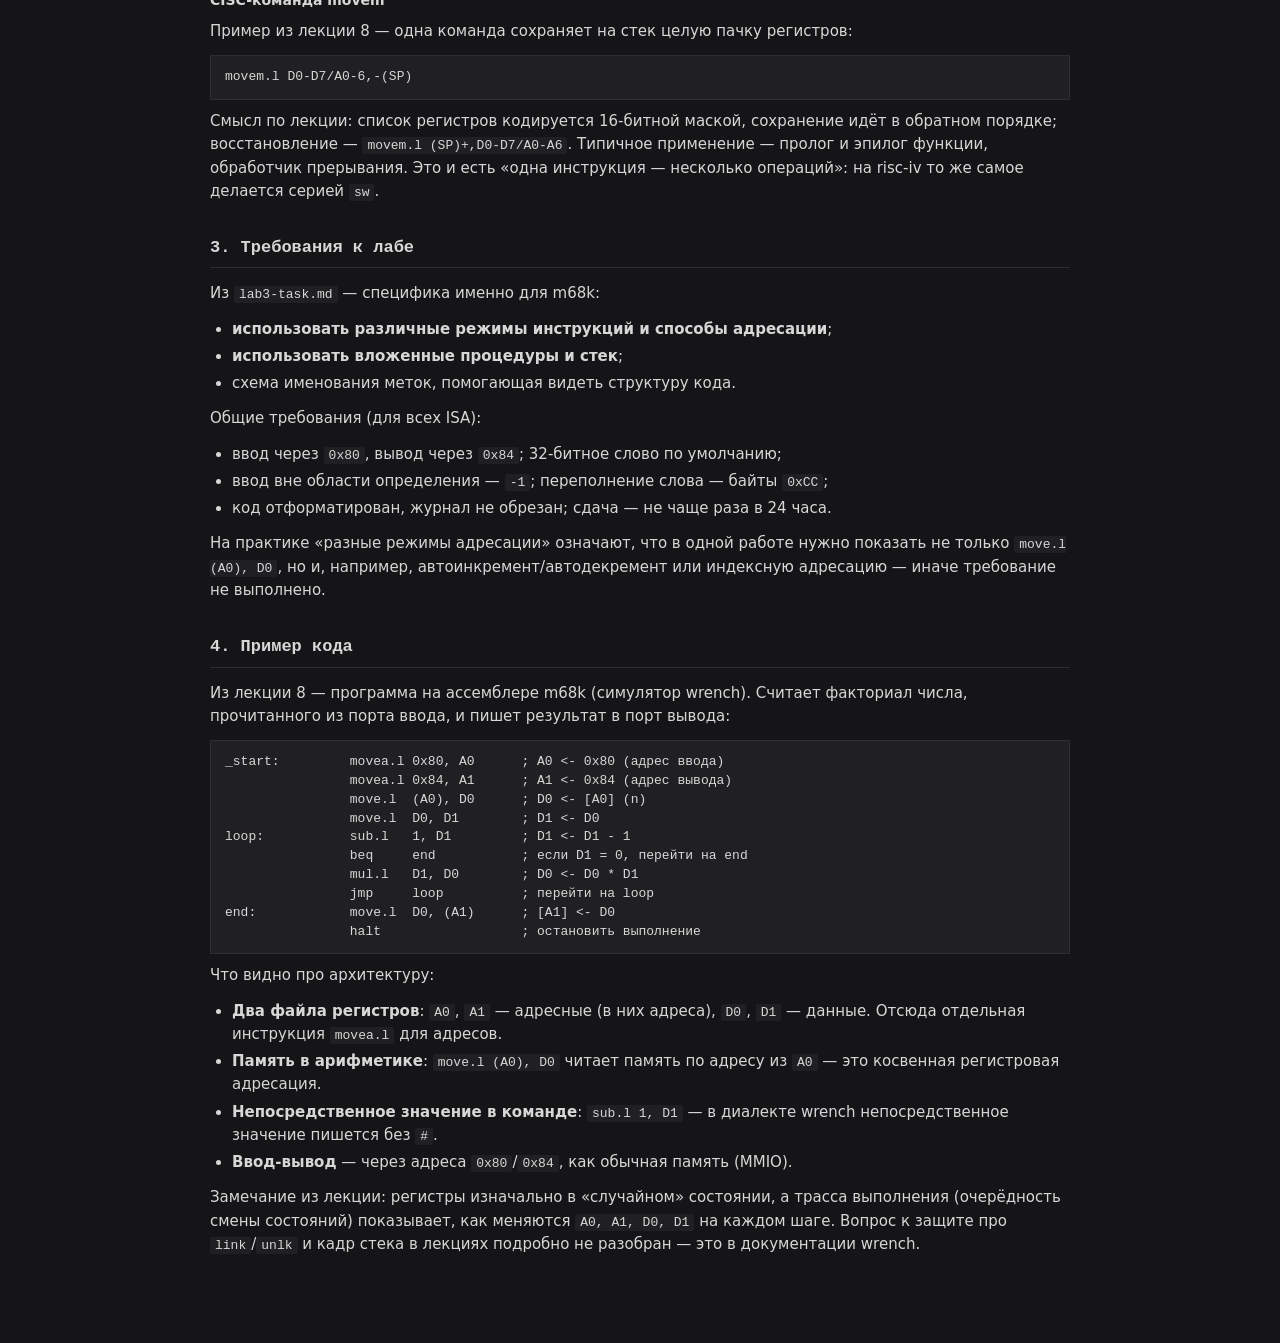
<file: m68k.html>
<!DOCTYPE html>
<html lang="ru">
<head>
<meta charset="utf-8">
<meta name="viewport" content="width=device-width, initial-scale=1">
<title>m68k — CISC, регистр-память</title>
<link rel="stylesheet" href="style.css">
</head>
<body>

<nav class="subnav">
  <a href="index.html">← На главную</a>
  <span class="sep">|</span>
  <a href="acc32.html">acc32</a>
  <a href="f32a.html">f32a</a>
  <a href="risc-iv.html">risc-iv</a>
  <a href="m68k.html">m68k</a>
  <a href="schema.html">schema</a>
</nav>

<p class='source'>Источник: <a href='https://gitlab.se.ifmo.ru/computer-systems/csa-rolling/-/blob/master/slides/08-isa-harvard-cisc.md'>лекция 8 — ISA. Принстон vs. Гарвард. CISC</a></p>

<header>
  <h1>m68k</h1>
  <p class="subtitle">CISC, регистр-память (register-to-memory) архитектура</p>
</header>

<main>

<section>
  <h2>1. Что это</h2>
  <p><b>m68k</b> (Motorola 68000) — представитель <b>CISC</b> и стиля <b>регистр-память</b>: часть инструкций может обращаться к памяти напрямую, арифметика умеет работать с операндом из памяти, а не только из регистра.</p>
  <p>Термины:</p>
  <ul>
    <li><b>CISC</b> (Complex Instruction Set Computer) — одна инструкция может выполнять несколько операций (чтение из памяти, вычисление, запись) и иметь сложные режимы адресации; сложность — в процессоре.</li>
    <li><b>Режим адресации</b> — способ, которым инструкция указывает, где взять операнд: в регистре, в памяти по адресу, по адресу из регистра и т.п.</li>
    <li><b>Регистр-память</b> — стиль, где операнд может быть в памяти; в отличие от load-store (<a href="risc-iv.html">risc-iv</a>), где память трогают только <code>load</code>/<code>store</code>.</li>
  </ul>
  <p>Почему CISC появился (лекция 8): в 1960–70-х память была дорогой и медленной, компиляторы слабыми, писали на ассемблере. Сложные команды давали плотный код и меньше обращений к памяти. Проблемы CISC: сложный Control Unit (разная длина и длительность команд), компиляторы используют малую часть команд, сложная команда иногда медленнее цепочки простых.</p>
  <p>В таблице стилей лекции 8 у регистр-памяти <b>высокая плотность кода</b>, доступ к памяти — <b>у части команд</b>. Примеры: <code>m68k</code>, x86. В таблице «ISA и конвейер» (лекция 10) CISC конвейеризуется сложно: разная длина, память в арифметике.</p>
</section>

<section>
  <h2>2. Система команд</h2>
  <p>Полный перечень инструкций m68k — в документации <a href="https://github.com/ryukzak/wrench">wrench</a>. Ниже — то, что встречается в лекциях и в вопросах к защите.</p>

  <h3>Инструкции из лекций</h3>
  <table>
    <thead><tr><th>Инструкция</th><th>Что делает</th><th>Где</th></tr></thead>
    <tbody>
      <tr><td><code>movea.l X, An</code></td><td>загрузить адрес в адресный регистр</td><td>лекция 8, пример программы</td></tr>
      <tr><td><code>move.l src, dst</code></td><td>пересылка длинного слова между регистром и памятью</td><td>лекция 8</td></tr>
      <tr><td><code>sub.l X, Dn</code></td><td>вычитание</td><td>лекция 8</td></tr>
      <tr><td><code>mul.l Dn, Dm</code></td><td>умножение</td><td>лекция 8</td></tr>
      <tr><td><code>beq L</code></td><td>переход, если равно (по флагу Z)</td><td>лекция 8</td></tr>
      <tr><td><code>jmp L</code></td><td>безусловный переход</td><td>лекция 8</td></tr>
      <tr><td><code>halt</code></td><td>останов</td><td>лекция 8</td></tr>
      <tr><td><code>movem.l D0-D7/A0-A6,-(SP)</code></td><td>сохранить пачку регистров на стеке (16-битная маска в команде)</td><td>лекция 8, CISC-команды Motorola 68000</td></tr>
    </tbody>
  </table>

  <h3>Режимы адресации</h3>
  <p>Из таблицы адресации лекции 8 (столбец с примерами для m68k):</p>
  <table>
    <thead><tr><th>Режим</th><th>Где операнд</th><th>Пример</th></tr></thead>
    <tbody>
      <tr><td>косвенная регистровая</td><td>в памяти по адресу из регистра</td><td><code>move.l (A0), D0</code></td></tr>
      <tr><td>автодекремент</td><td>указатель − 4, затем косвенная</td><td><code>move.l -(A0), D0</code></td></tr>
      <tr><td>индексная</td><td>по адресу <code>база + индекс + смещение</code></td><td><code>move.l 4(A0,D1), D0</code></td></tr>
    </tbody>
  </table>
  <p>Лекция отдельно отмечает автоинкремент/автодекремент как важную особенность: <b>размер операции задаёт шаг указателя</b> (для <code>.l</code> — 4 байта). Это один из типовых вопросов к защите («как работают постинкремент и предекремент, почему важен размер операции»).</p>

  <h3>CISC-команда movem</h3>
  <p>Пример из лекции 8 — одна команда сохраняет на стек целую пачку регистров:</p>
<pre>movem.l D0-D7/A0-6,-(SP)</pre>
  <p>Смысл по лекции: список регистров кодируется 16-битной маской, сохранение идёт в обратном порядке; восстановление — <code>movem.l (SP)+,D0-D7/A0-A6</code>. Типичное применение — пролог и эпилог функции, обработчик прерывания. Это и есть «одна инструкция — несколько операций»: на risc-iv то же самое делается серией <code>sw</code>.</p>
</section>

<section>
  <h2>3. Требования к лабе</h2>
  <p>Из <code>lab3-task.md</code> — специфика именно для m68k:</p>
  <ul>
    <li><b>использовать различные режимы инструкций и способы адресации</b>;</li>
    <li><b>использовать вложенные процедуры и стек</b>;</li>
    <li>схема именования меток, помогающая видеть структуру кода.</li>
  </ul>
  <p>Общие требования (для всех ISA):</p>
  <ul>
    <li>ввод через <code>0x80</code>, вывод через <code>0x84</code>; 32-битное слово по умолчанию;</li>
    <li>ввод вне области определения — <code>-1</code>; переполнение слова — байты <code>0xCC</code>;</li>
    <li>код отформатирован, журнал не обрезан; сдача — не чаще раза в 24 часа.</li>
  </ul>
  <p>На практике «разные режимы адресации» означают, что в одной работе нужно показать не только <code>move.l (A0), D0</code>, но и, например, автоинкремент/автодекремент или индексную адресацию — иначе требование не выполнено.</p>
</section>

<section>
  <h2>4. Пример кода</h2>
  <p>Из лекции 8 — программа на ассемблере m68k (симулятор wrench). Считает факториал числа, прочитанного из порта ввода, и пишет результат в порт вывода:</p>
<pre>_start:         movea.l 0x80, A0      ; A0 &lt;- 0x80 (адрес ввода)
                movea.l 0x84, A1      ; A1 &lt;- 0x84 (адрес вывода)
                move.l  (A0), D0      ; D0 &lt;- [A0] (n)
                move.l  D0, D1        ; D1 &lt;- D0
loop:           sub.l   1, D1         ; D1 &lt;- D1 - 1
                beq     end           ; если D1 = 0, перейти на end
                mul.l   D1, D0        ; D0 &lt;- D0 * D1
                jmp     loop          ; перейти на loop
end:            move.l  D0, (A1)      ; [A1] &lt;- D0
                halt                  ; остановить выполнение</pre>
  <p>Что видно про архитектуру:</p>
  <ul>
    <li><b>Два файла регистров</b>: <code>A0</code>, <code>A1</code> — адресные (в них адреса), <code>D0</code>, <code>D1</code> — данные. Отсюда отдельная инструкция <code>movea.l</code> для адресов.</li>
    <li><b>Память в арифметике</b>: <code>move.l (A0), D0</code> читает память по адресу из <code>A0</code> — это косвенная регистровая адресация.</li>
    <li><b>Непосредственное значение в команде</b>: <code>sub.l 1, D1</code> — в диалекте wrench непосредственное значение пишется без <code>#</code>.</li>
    <li><b>Ввод-вывод</b> — через адреса <code>0x80</code>/<code>0x84</code>, как обычная память (MMIO).</li>
  </ul>
  <p>Замечание из лекции: регистры изначально в «случайном» состоянии, а трасса выполнения (очерёдность смены состояний) показывает, как меняются <code>A0, A1, D0, D1</code> на каждом шаге. Вопрос к защите про <code>link</code>/<code>unlk</code> и кадр стека в лекциях подробно не разобран — это в документации wrench.</p>
</section>



</main>
</body>
</html>
</file>
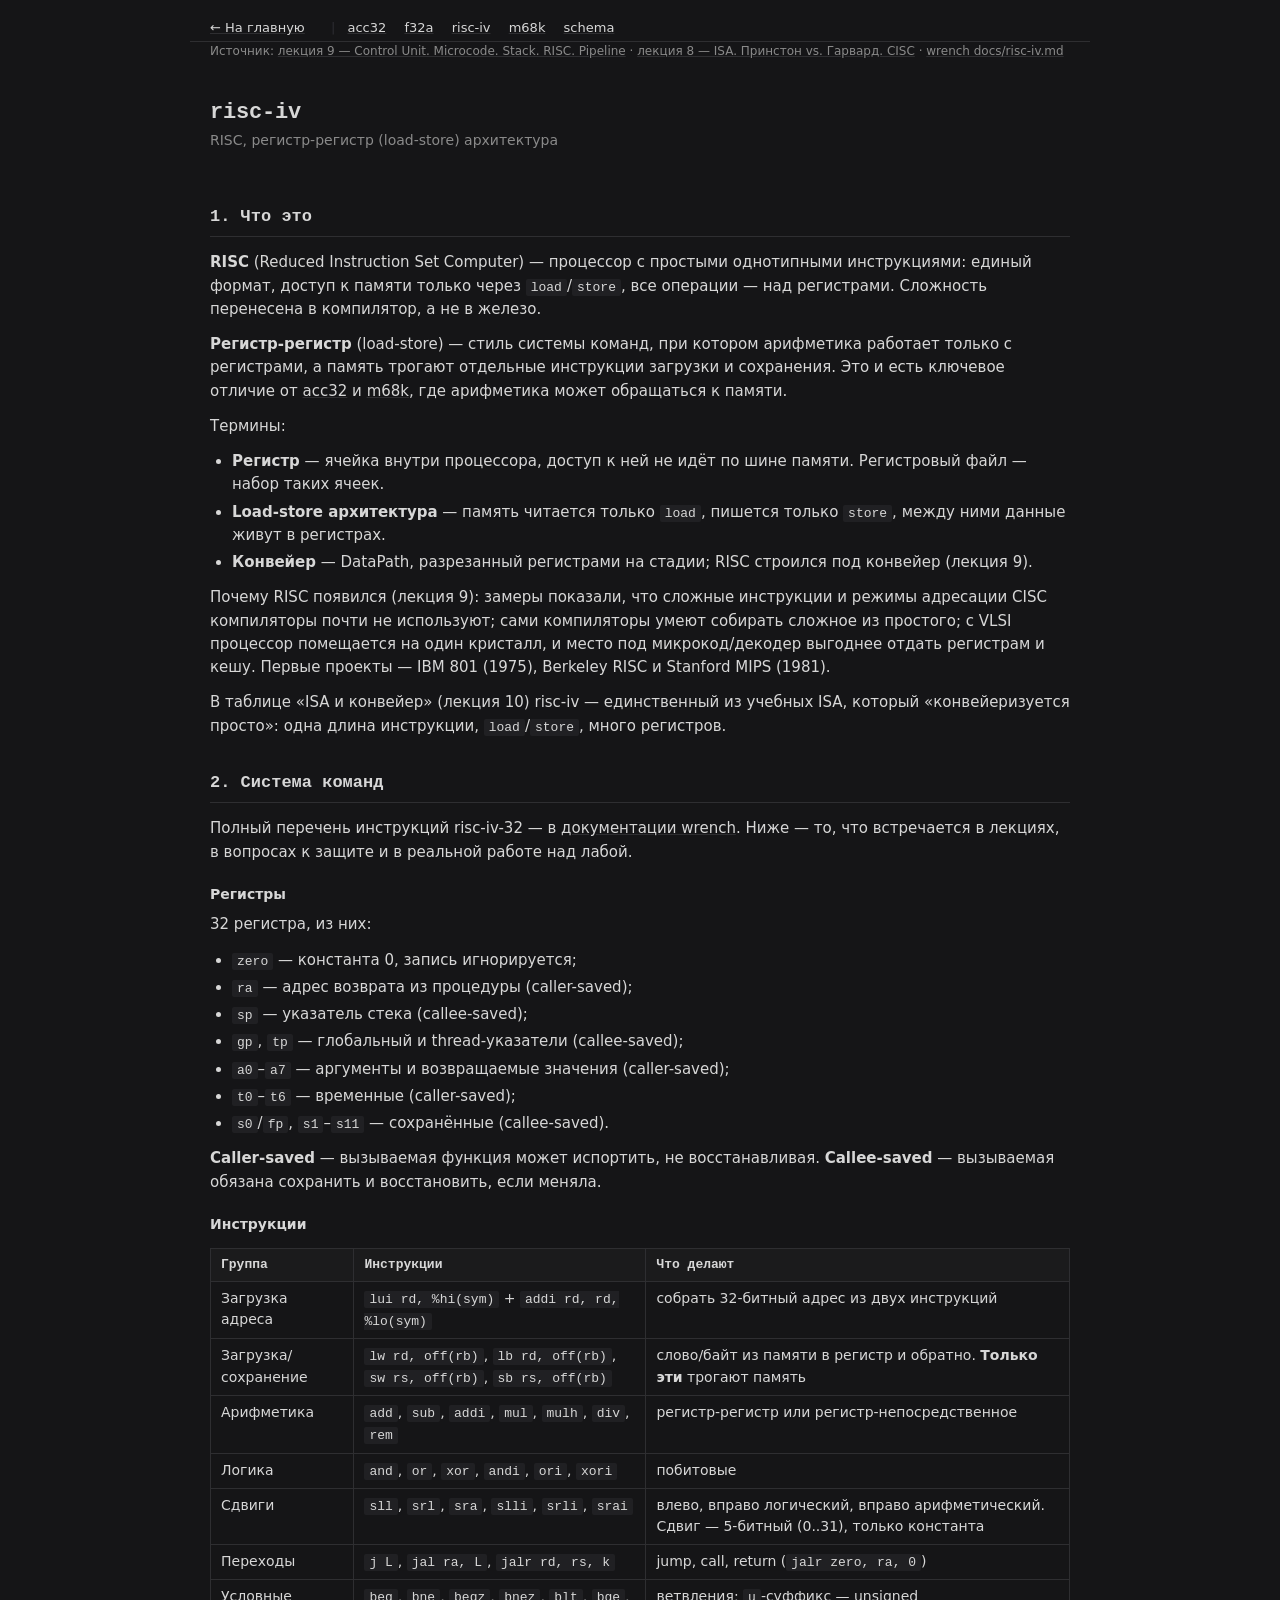
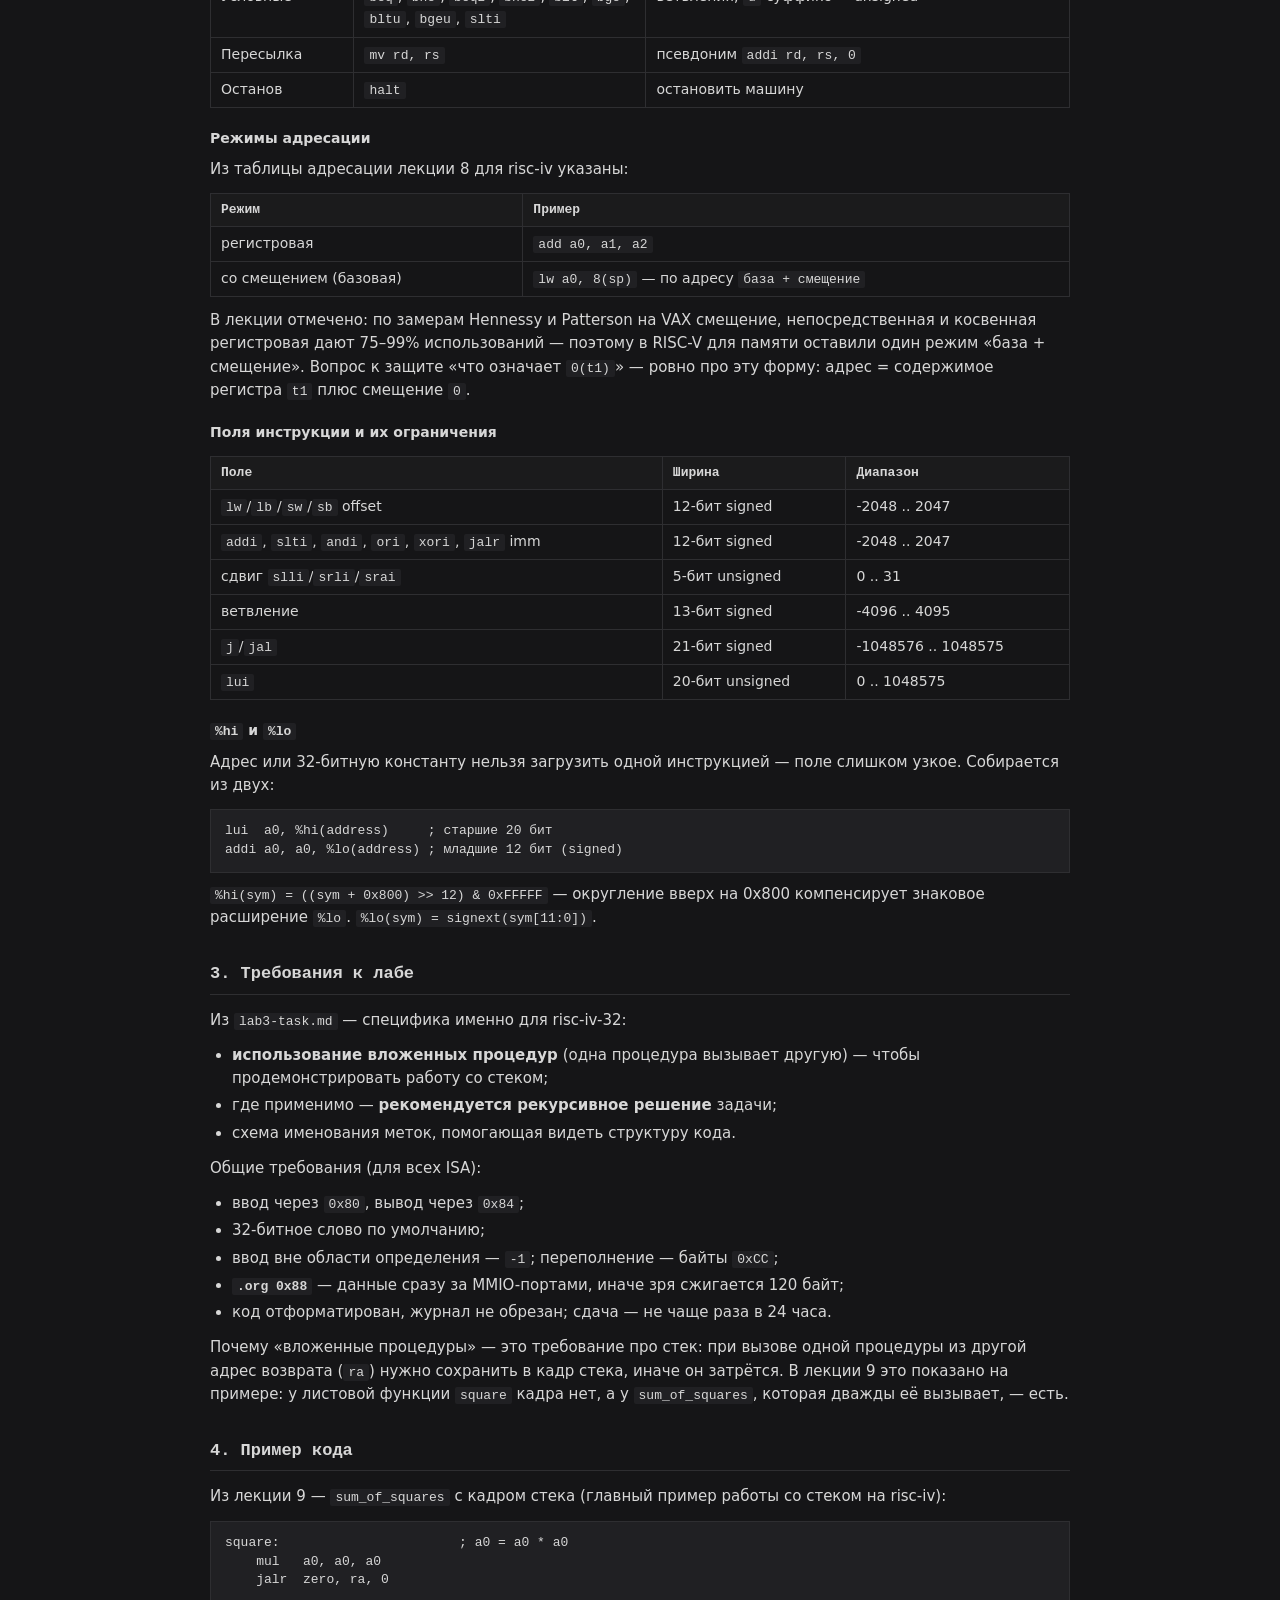
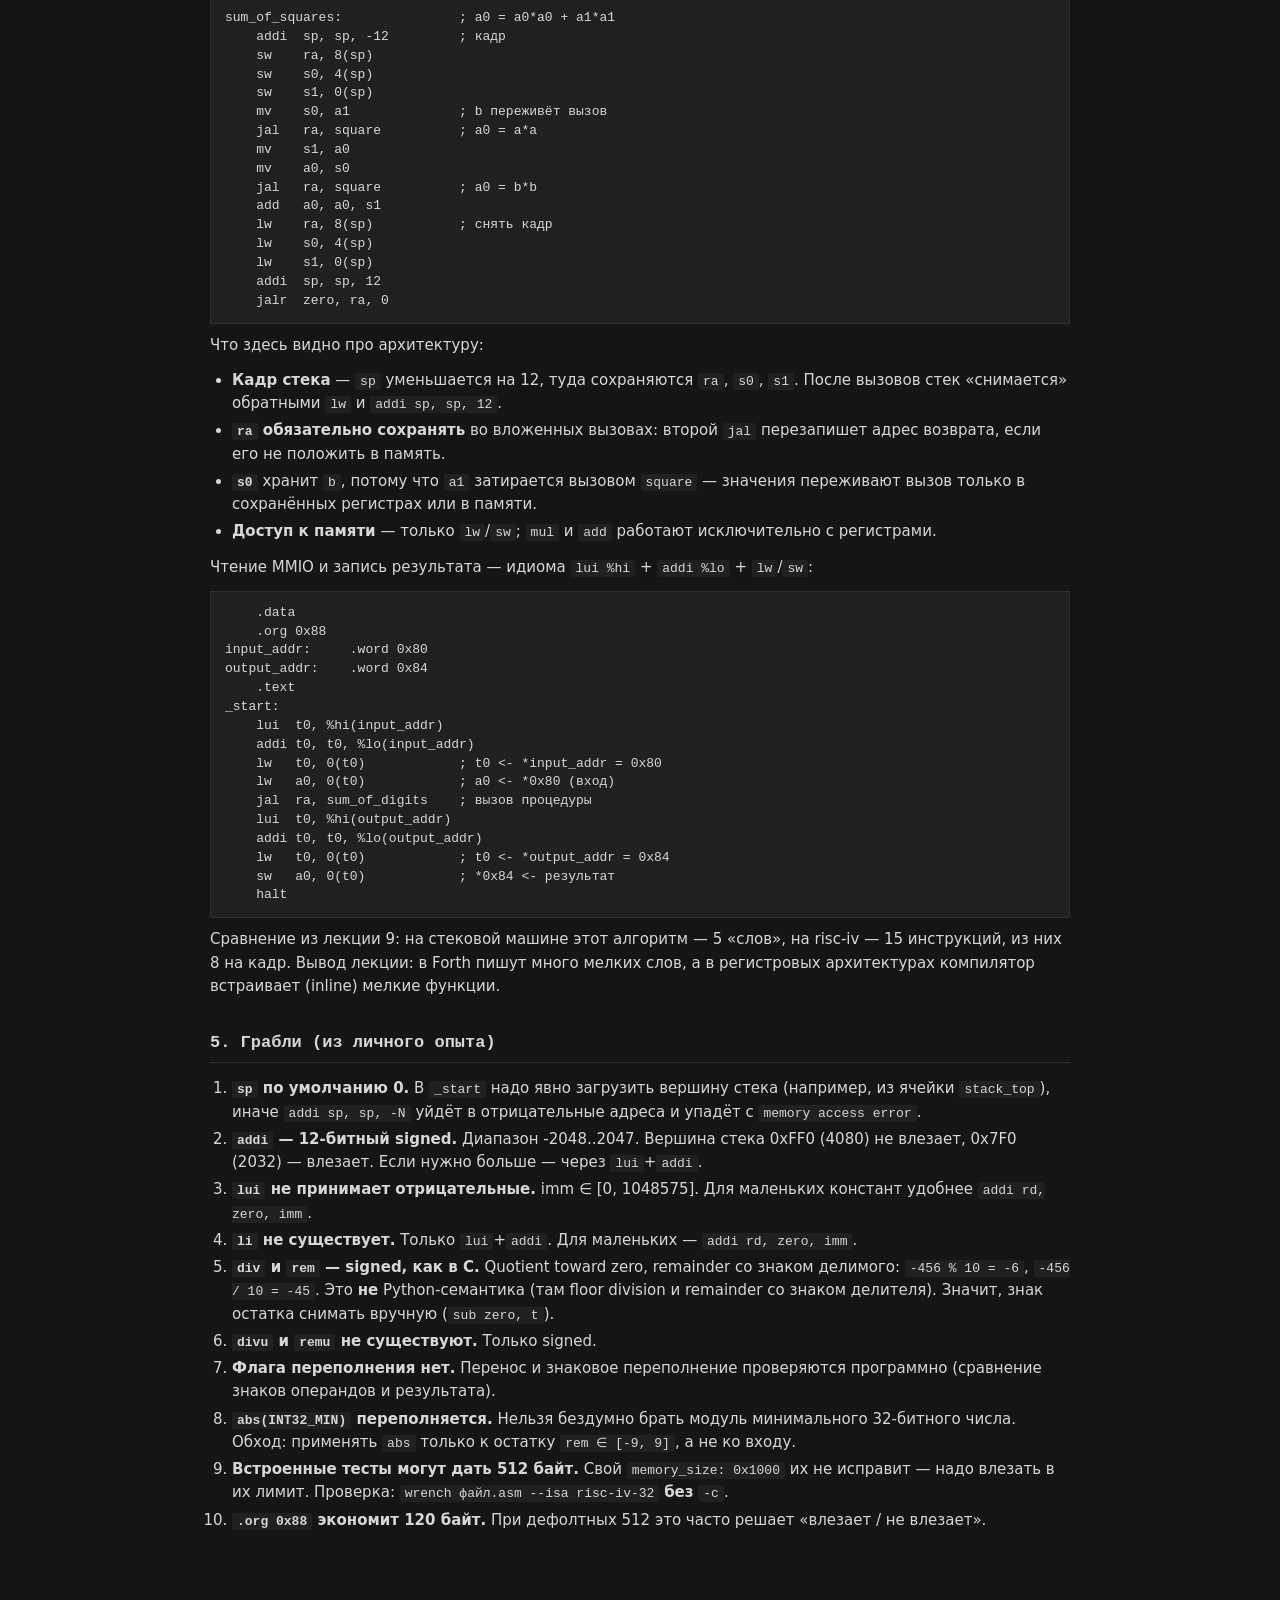
<file: risc-iv.html>
<!DOCTYPE html>
<html lang="ru">
<head>
<meta charset="utf-8">
<meta name="viewport" content="width=device-width, initial-scale=1">
<title>risc-iv — RISC, регистр-регистр (load-store)</title>
<link rel="stylesheet" href="style.css">
</head>
<body>

<nav class="subnav">
  <a href="index.html">← На главную</a>
  <span class="sep">|</span>
  <a href="acc32.html">acc32</a>
  <a href="f32a.html">f32a</a>
  <a href="risc-iv.html">risc-iv</a>
  <a href="m68k.html">m68k</a>
  <a href="schema.html">schema</a>
</nav>

<p class='source'>Источник: <a href='https://gitlab.se.ifmo.ru/computer-systems/csa-rolling/-/blob/master/slides/09-microcode-stack-risc-pipeline.md'>лекция 9 — Control Unit. Microcode. Stack. RISC. Pipeline</a> · <a href='https://gitlab.se.ifmo.ru/computer-systems/csa-rolling/-/blob/master/slides/08-isa-harvard-cisc.md'>лекция 8 — ISA. Принстон vs. Гарвард. CISC</a> · <a href='https://github.com/ryukzak/wrench/blob/master/docs/risc-iv.md'>wrench docs/risc-iv.md</a></p>

<header>
  <h1>risc-iv</h1>
  <p class="subtitle">RISC, регистр-регистр (load-store) архитектура</p>
</header>

<main>

<section>
  <h2>1. Что это</h2>
  <p><b>RISC</b> (Reduced Instruction Set Computer) — процессор с простыми однотипными инструкциями: единый формат, доступ к памяти только через <code>load</code>/<code>store</code>, все операции — над регистрами. Сложность перенесена в компилятор, а не в железо.</p>
  <p><b>Регистр-регистр</b> (load-store) — стиль системы команд, при котором арифметика работает только с регистрами, а память трогают отдельные инструкции загрузки и сохранения. Это и есть ключевое отличие от <a href="acc32.html">acc32</a> и <a href="m68k.html">m68k</a>, где арифметика может обращаться к памяти.</p>
  <p>Термины:</p>
  <ul>
    <li><b>Регистр</b> — ячейка внутри процессора, доступ к ней не идёт по шине памяти. Регистровый файл — набор таких ячеек.</li>
    <li><b>Load-store архитектура</b> — память читается только <code>load</code>, пишется только <code>store</code>, между ними данные живут в регистрах.</li>
    <li><b>Конвейер</b> — DataPath, разрезанный регистрами на стадии; RISC строился под конвейер (лекция 9).</li>
  </ul>
  <p>Почему RISC появился (лекция 9): замеры показали, что сложные инструкции и режимы адресации CISC компиляторы почти не используют; сами компиляторы умеют собирать сложное из простого; с VLSI процессор помещается на один кристалл, и место под микрокод/декодер выгоднее отдать регистрам и кешу. Первые проекты — IBM 801 (1975), Berkeley RISC и Stanford MIPS (1981).</p>
  <p>В таблице «ISA и конвейер» (лекция 10) risc-iv — единственный из учебных ISA, который «конвейеризуется просто»: одна длина инструкции, <code>load</code>/<code>store</code>, много регистров.</p>
</section>

<section>
  <h2>2. Система команд</h2>
  <p>Полный перечень инструкций risc-iv-32 — в <a href="https://github.com/ryukzak/wrench/blob/master/docs/risc-iv.md">документации wrench</a>. Ниже — то, что встречается в лекциях, в вопросах к защите и в реальной работе над лабой.</p>

  <h3>Регистры</h3>
  <p>32 регистра, из них:</p>
  <ul>
    <li><code>zero</code> — константа 0, запись игнорируется;</li>
    <li><code>ra</code> — адрес возврата из процедуры (caller-saved);</li>
    <li><code>sp</code> — указатель стека (callee-saved);</li>
    <li><code>gp</code>, <code>tp</code> — глобальный и thread-указатели (callee-saved);</li>
    <li><code>a0</code>–<code>a7</code> — аргументы и возвращаемые значения (caller-saved);</li>
    <li><code>t0</code>–<code>t6</code> — временные (caller-saved);</li>
    <li><code>s0</code>/<code>fp</code>, <code>s1</code>–<code>s11</code> — сохранённые (callee-saved).</li>
  </ul>
  <p><b>Caller-saved</b> — вызываемая функция может испортить, не восстанавливая. <b>Callee-saved</b> — вызываемая обязана сохранить и восстановить, если меняла.</p>

  <h3>Инструкции</h3>
  <table>
    <thead><tr><th>Группа</th><th>Инструкции</th><th>Что делают</th></tr></thead>
    <tbody>
      <tr><td>Загрузка адреса</td><td><code>lui rd, %hi(sym)</code> + <code>addi rd, rd, %lo(sym)</code></td><td>собрать 32-битный адрес из двух инструкций</td></tr>
      <tr><td>Загрузка/сохранение</td><td><code>lw rd, off(rb)</code>, <code>lb rd, off(rb)</code>, <code>sw rs, off(rb)</code>, <code>sb rs, off(rb)</code></td><td>слово/байт из памяти в регистр и обратно. <b>Только эти</b> трогают память</td></tr>
      <tr><td>Арифметика</td><td><code>add</code>, <code>sub</code>, <code>addi</code>, <code>mul</code>, <code>mulh</code>, <code>div</code>, <code>rem</code></td><td>регистр-регистр или регистр-непосредственное</td></tr>
      <tr><td>Логика</td><td><code>and</code>, <code>or</code>, <code>xor</code>, <code>andi</code>, <code>ori</code>, <code>xori</code></td><td>побитовые</td></tr>
      <tr><td>Сдвиги</td><td><code>sll</code>, <code>srl</code>, <code>sra</code>, <code>slli</code>, <code>srli</code>, <code>srai</code></td><td>влево, вправо логический, вправо арифметический. Сдвиг — 5-битный (0..31), только константа</td></tr>
      <tr><td>Переходы</td><td><code>j L</code>, <code>jal ra, L</code>, <code>jalr rd, rs, k</code></td><td>jump, call, return (<code>jalr zero, ra, 0</code>)</td></tr>
      <tr><td>Условные</td><td><code>beq</code>, <code>bne</code>, <code>beqz</code>, <code>bnez</code>, <code>blt</code>, <code>bge</code>, <code>bltu</code>, <code>bgeu</code>, <code>slti</code></td><td>ветвления; <code>u</code>-суффикс — unsigned</td></tr>
      <tr><td>Пересылка</td><td><code>mv rd, rs</code></td><td>псевдоним <code>addi rd, rs, 0</code></td></tr>
      <tr><td>Останов</td><td><code>halt</code></td><td>остановить машину</td></tr>
    </tbody>
  </table>

  <h3>Режимы адресации</h3>
  <p>Из таблицы адресации лекции 8 для risc-iv указаны:</p>
  <table>
    <thead><tr><th>Режим</th><th>Пример</th></tr></thead>
    <tbody>
      <tr><td>регистровая</td><td><code>add a0, a1, a2</code></td></tr>
      <tr><td>со смещением (базовая)</td><td><code>lw a0, 8(sp)</code> — по адресу <code>база + смещение</code></td></tr>
    </tbody>
  </table>
  <p>В лекции отмечено: по замерам Hennessy и Patterson на VAX смещение, непосредственная и косвенная регистровая дают 75–99% использований — поэтому в RISC-V для памяти оставили один режим «база + смещение». Вопрос к защите «что означает <code>0(t1)</code>» — ровно про эту форму: адрес = содержимое регистра <code>t1</code> плюс смещение <code>0</code>.</p>

  <h3>Поля инструкции и их ограничения</h3>
  <table>
    <thead><tr><th>Поле</th><th>Ширина</th><th>Диапазон</th></tr></thead>
    <tbody>
      <tr><td><code>lw</code>/<code>lb</code>/<code>sw</code>/<code>sb</code> offset</td><td>12-бит signed</td><td>-2048 .. 2047</td></tr>
      <tr><td><code>addi</code>, <code>slti</code>, <code>andi</code>, <code>ori</code>, <code>xori</code>, <code>jalr</code> imm</td><td>12-бит signed</td><td>-2048 .. 2047</td></tr>
      <tr><td>сдвиг <code>slli</code>/<code>srli</code>/<code>srai</code></td><td>5-бит unsigned</td><td>0 .. 31</td></tr>
      <tr><td>ветвление</td><td>13-бит signed</td><td>-4096 .. 4095</td></tr>
      <tr><td><code>j</code>/<code>jal</code></td><td>21-бит signed</td><td>-1048576 .. 1048575</td></tr>
      <tr><td><code>lui</code></td><td>20-бит unsigned</td><td>0 .. 1048575</td></tr>
    </tbody>
  </table>

  <h3><code>%hi</code> и <code>%lo</code></h3>
  <p>Адрес или 32-битную константу нельзя загрузить одной инструкцией — поле слишком узкое. Собирается из двух:</p>
<pre>lui  a0, %hi(address)     ; старшие 20 бит
addi a0, a0, %lo(address) ; младшие 12 бит (signed)</pre>
  <p><code>%hi(sym) = ((sym + 0x800) &gt;&gt; 12) &amp; 0xFFFFF</code> — округление вверх на 0x800 компенсирует знаковое расширение <code>%lo</code>. <code>%lo(sym) = signext(sym[11:0])</code>.</p>
</section>

<section>
  <h2>3. Требования к лабе</h2>
  <p>Из <code>lab3-task.md</code> — специфика именно для risc-iv-32:</p>
  <ul>
    <li><b>использование вложенных процедур</b> (одна процедура вызывает другую) — чтобы продемонстрировать работу со стеком;</li>
    <li>где применимо — <b>рекомендуется рекурсивное решение</b> задачи;</li>
    <li>схема именования меток, помогающая видеть структуру кода.</li>
  </ul>
  <p>Общие требования (для всех ISA):</p>
  <ul>
    <li>ввод через <code>0x80</code>, вывод через <code>0x84</code>;</li>
    <li>32-битное слово по умолчанию;</li>
    <li>ввод вне области определения — <code>-1</code>; переполнение — байты <code>0xCC</code>;</li>
    <li><b><code>.org 0x88</code></b> — данные сразу за MMIO-портами, иначе зря сжигается 120 байт;</li>
    <li>код отформатирован, журнал не обрезан; сдача — не чаще раза в 24 часа.</li>
  </ul>
  <p>Почему «вложенные процедуры» — это требование про стек: при вызове одной процедуры из другой адрес возврата (<code>ra</code>) нужно сохранить в кадр стека, иначе он затрётся. В лекции 9 это показано на примере: у листовой функции <code>square</code> кадра нет, а у <code>sum_of_squares</code>, которая дважды её вызывает, — есть.</p>
</section>

<section>
  <h2>4. Пример кода</h2>
  <p>Из лекции 9 — <code>sum_of_squares</code> с кадром стека (главный пример работы со стеком на risc-iv):</p>
<pre>square:                       ; a0 = a0 * a0
    mul   a0, a0, a0
    jalr  zero, ra, 0

sum_of_squares:               ; a0 = a0*a0 + a1*a1
    addi  sp, sp, -12         ; кадр
    sw    ra, 8(sp)
    sw    s0, 4(sp)
    sw    s1, 0(sp)
    mv    s0, a1              ; b переживёт вызов
    jal   ra, square          ; a0 = a*a
    mv    s1, a0
    mv    a0, s0
    jal   ra, square          ; a0 = b*b
    add   a0, a0, s1
    lw    ra, 8(sp)           ; снять кадр
    lw    s0, 4(sp)
    lw    s1, 0(sp)
    addi  sp, sp, 12
    jalr  zero, ra, 0</pre>
  <p>Что здесь видно про архитектуру:</p>
  <ul>
    <li><b>Кадр стека</b> — <code>sp</code> уменьшается на 12, туда сохраняются <code>ra</code>, <code>s0</code>, <code>s1</code>. После вызовов стек «снимается» обратными <code>lw</code> и <code>addi sp, sp, 12</code>.</li>
    <li><b><code>ra</code> обязательно сохранять</b> во вложенных вызовах: второй <code>jal</code> перезапишет адрес возврата, если его не положить в память.</li>
    <li><b><code>s0</code></b> хранит <code>b</code>, потому что <code>a1</code> затирается вызовом <code>square</code> — значения переживают вызов только в сохранённых регистрах или в памяти.</li>
    <li><b>Доступ к памяти</b> — только <code>lw</code>/<code>sw</code>; <code>mul</code> и <code>add</code> работают исключительно с регистрами.</li>
  </ul>
  <p>Чтение MMIO и запись результата — идиома <code>lui %hi</code> + <code>addi %lo</code> + <code>lw</code>/<code>sw</code>:</p>
<pre>    .data
    .org 0x88
input_addr:     .word 0x80
output_addr:    .word 0x84
    .text
_start:
    lui  t0, %hi(input_addr)
    addi t0, t0, %lo(input_addr)
    lw   t0, 0(t0)            ; t0 <- *input_addr = 0x80
    lw   a0, 0(t0)            ; a0 <- *0x80 (вход)
    jal  ra, sum_of_digits    ; вызов процедуры
    lui  t0, %hi(output_addr)
    addi t0, t0, %lo(output_addr)
    lw   t0, 0(t0)            ; t0 <- *output_addr = 0x84
    sw   a0, 0(t0)            ; *0x84 <- результат
    halt</pre>
  <p>Сравнение из лекции 9: на стековой машине этот алгоритм — 5 «слов», на risc-iv — 15 инструкций, из них 8 на кадр. Вывод лекции: в Forth пишут много мелких слов, а в регистровых архитектурах компилятор встраивает (inline) мелкие функции.</p>
</section>

<section>
  <h2>5. Грабли (из личного опыта)</h2>
  <ol>
    <li><b><code>sp</code> по умолчанию 0.</b> В <code>_start</code> надо явно загрузить вершину стека (например, из ячейки <code>stack_top</code>), иначе <code>addi sp, sp, -N</code> уйдёт в отрицательные адреса и упадёт с <code>memory access error</code>.</li>
    <li><b><code>addi</code> — 12-битный signed.</b> Диапазон -2048..2047. Вершина стека 0xFF0 (4080) не влезает, 0x7F0 (2032) — влезает. Если нужно больше — через <code>lui</code>+<code>addi</code>.</li>
    <li><b><code>lui</code> не принимает отрицательные.</b> imm ∈ [0, 1048575]. Для маленьких констант удобнее <code>addi rd, zero, imm</code>.</li>
    <li><b><code>li</code> не существует.</b> Только <code>lui</code>+<code>addi</code>. Для маленьких — <code>addi rd, zero, imm</code>.</li>
    <li><b><code>div</code> и <code>rem</code> — signed, как в C.</b> Quotient toward zero, remainder со знаком делимого: <code>-456 % 10 = -6</code>, <code>-456 / 10 = -45</code>. Это <b>не</b> Python-семантика (там floor division и remainder со знаком делителя). Значит, знак остатка снимать вручную (<code>sub zero, t</code>).</li>
    <li><b><code>divu</code> и <code>remu</code> не существуют.</b> Только signed.</li>
    <li><b>Флага переполнения нет.</b> Перенос и знаковое переполнение проверяются программно (сравнение знаков операндов и результата).</li>
    <li><b><code>abs(INT32_MIN)</code> переполняется.</b> Нельзя бездумно брать модуль минимального 32-битного числа. Обход: применять <code>abs</code> только к остатку <code>rem ∈ [-9, 9]</code>, а не ко входу.</li>
    <li><b>Встроенные тесты могут дать 512 байт.</b> Свой <code>memory_size: 0x1000</code> их не исправит — надо влезать в их лимит. Проверка: <code>wrench файл.asm --isa risc-iv-32</code> <b>без</b> <code>-c</code>.</li>
    <li><b><code>.org 0x88</code> экономит 120 байт.</b> При дефолтных 512 это часто решает «влезает / не влезает».</li>
  </ol>
</section>

</main>
</body>
</html>
</file>
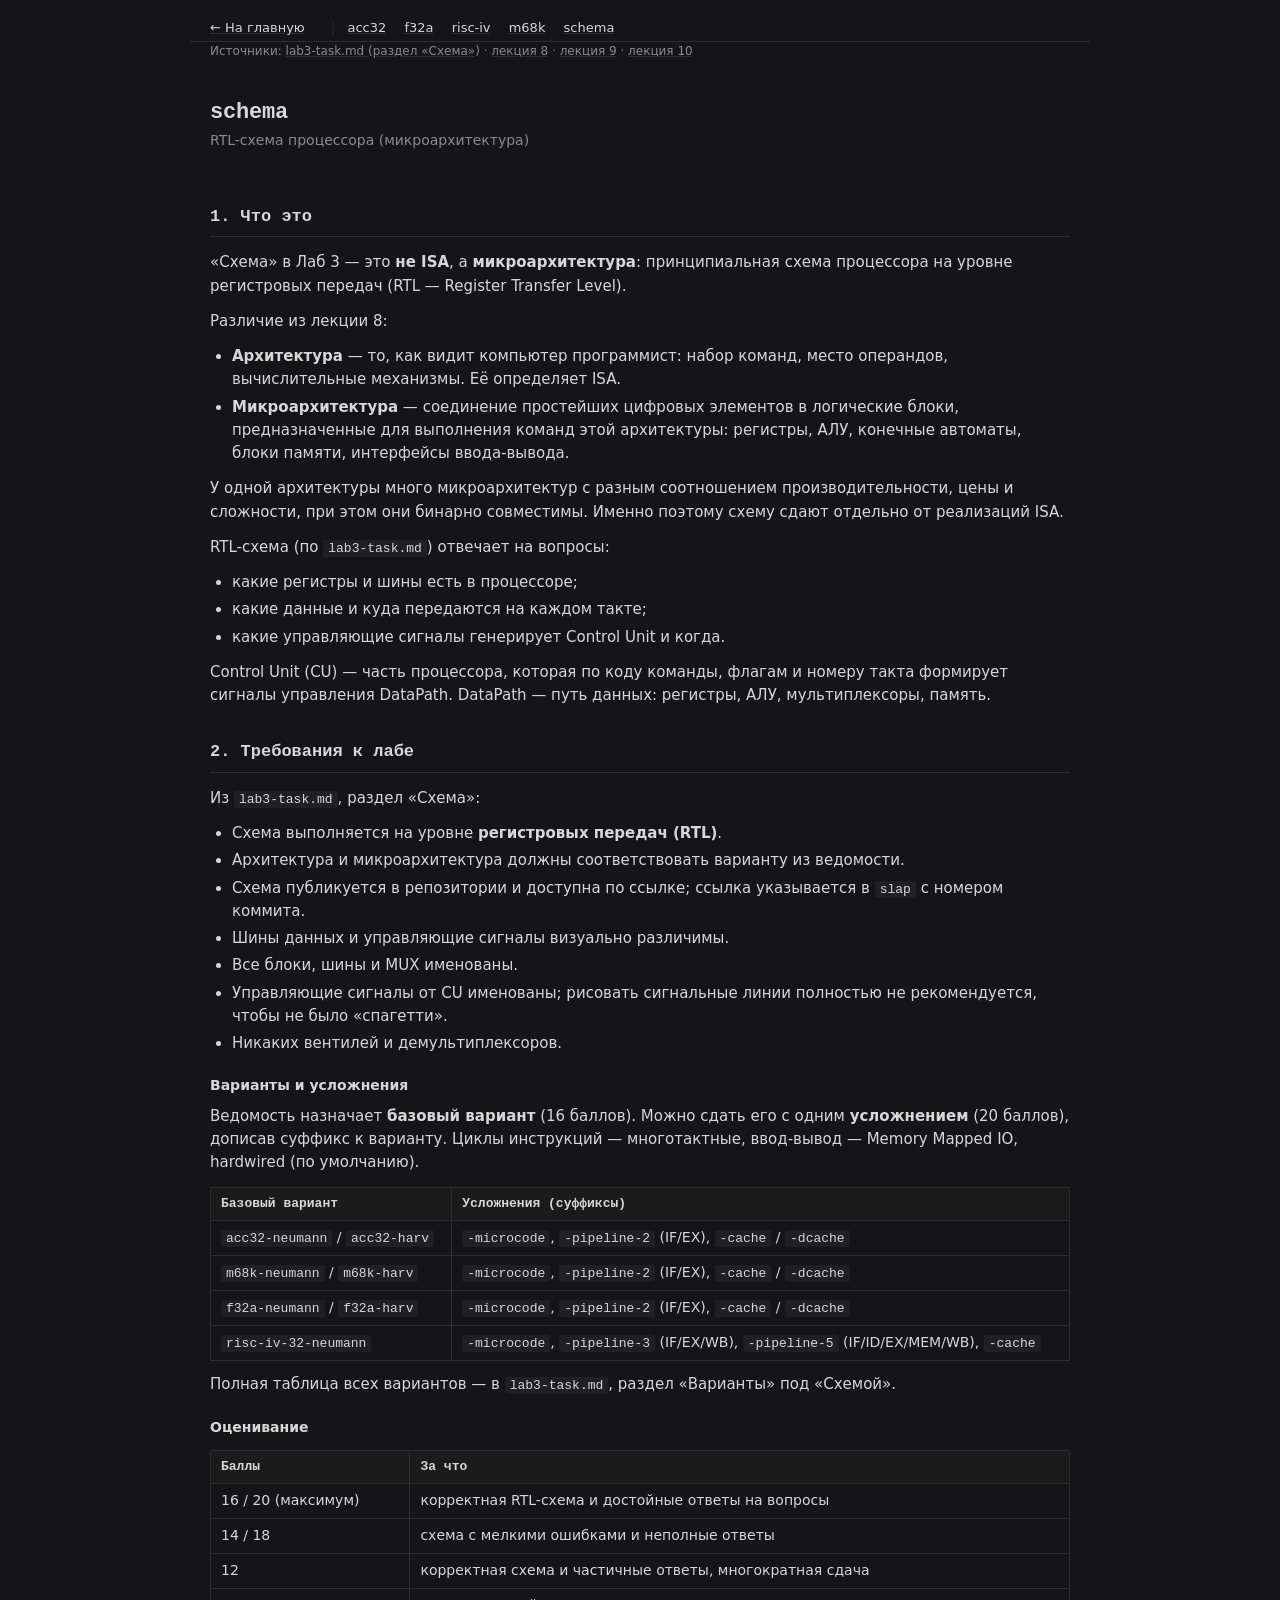
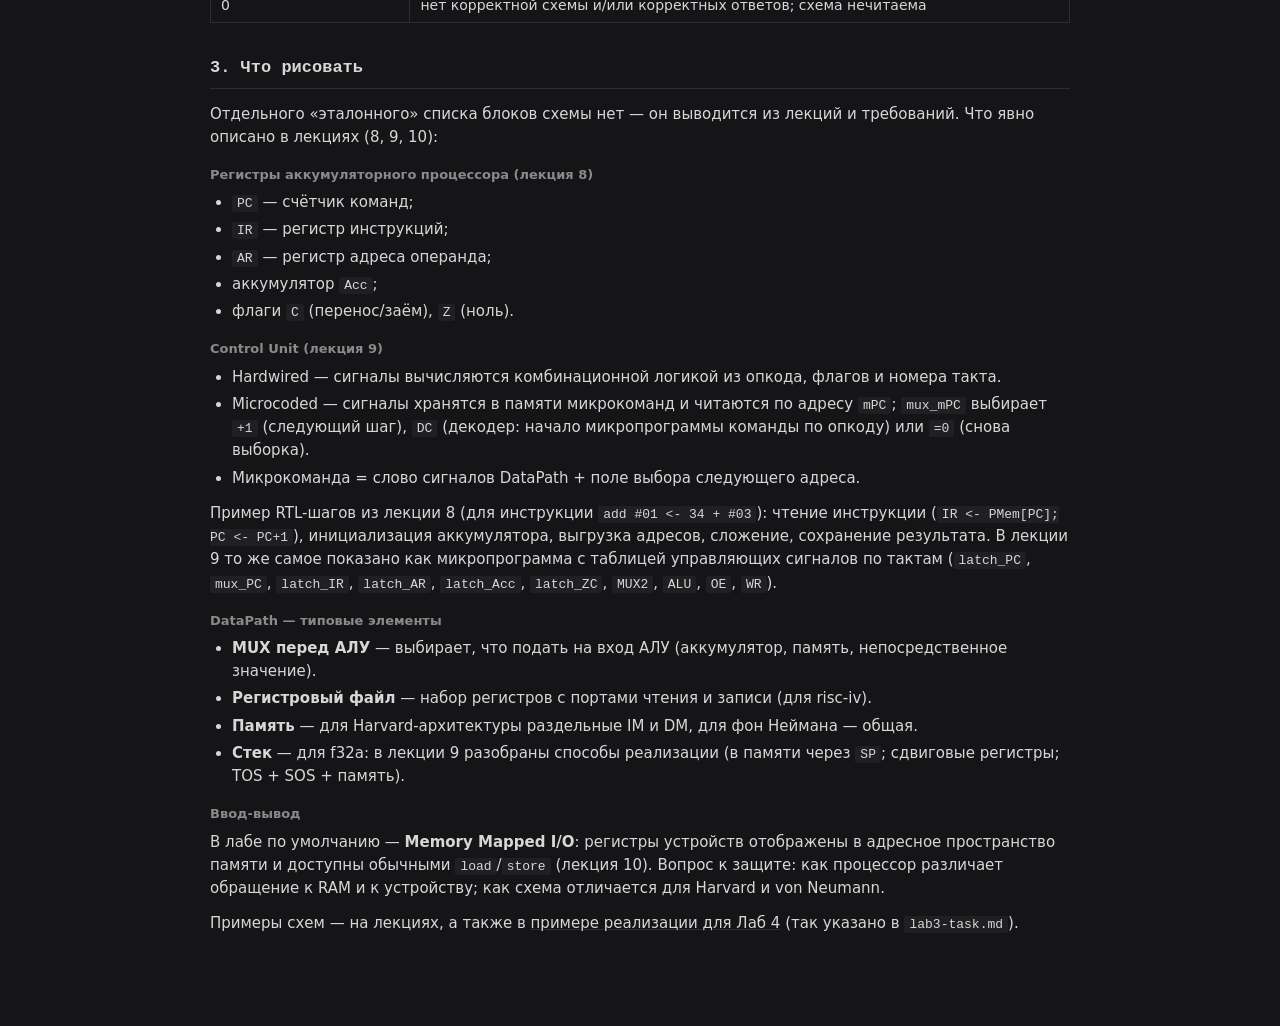
<file: schema.html>
<!DOCTYPE html>
<html lang="ru">
<head>
<meta charset="utf-8">
<meta name="viewport" content="width=device-width, initial-scale=1">
<title>schema — RTL-схема процессора</title>
<link rel="stylesheet" href="style.css">
</head>
<body>

<nav class="subnav">
  <a href="index.html">← На главную</a>
  <span class="sep">|</span>
  <a href="acc32.html">acc32</a>
  <a href="f32a.html">f32a</a>
  <a href="risc-iv.html">risc-iv</a>
  <a href="m68k.html">m68k</a>
  <a href="schema.html">schema</a>
</nav>

<p class='source'>Источники: <a href='https://gitlab.se.ifmo.ru/computer-systems/csa-rolling/-/blob/master/lab3-task.md'>lab3-task.md (раздел «Схема»)</a> · <a href='https://gitlab.se.ifmo.ru/computer-systems/csa-rolling/-/blob/master/slides/08-isa-harvard-cisc.md'>лекция 8</a> · <a href='https://gitlab.se.ifmo.ru/computer-systems/csa-rolling/-/blob/master/slides/09-microcode-stack-risc-pipeline.md'>лекция 9</a> · <a href='https://gitlab.se.ifmo.ru/computer-systems/csa-rolling/-/blob/master/slides/10-hazard-io-pmio-mmio-polling.md'>лекция 10</a></p>

<header>
  <h1>schema</h1>
  <p class="subtitle">RTL-схема процессора (микроархитектура)</p>
</header>

<main>

<section>
  <h2>1. Что это</h2>
  <p>«Схема» в Лаб 3 — это <b>не ISA</b>, а <b>микроархитектура</b>: принципиальная схема процессора на уровне регистровых передач (RTL — Register Transfer Level).</p>
  <p>Различие из лекции 8:</p>
  <ul>
    <li><b>Архитектура</b> — то, как видит компьютер программист: набор команд, место операндов, вычислительные механизмы. Её определяет ISA.</li>
    <li><b>Микроархитектура</b> — соединение простейших цифровых элементов в логические блоки, предназначенные для выполнения команд этой архитектуры: регистры, АЛУ, конечные автоматы, блоки памяти, интерфейсы ввода-вывода.</li>
  </ul>
  <p>У одной архитектуры много микроархитектур с разным соотношением производительности, цены и сложности, при этом они бинарно совместимы. Именно поэтому схему сдают отдельно от реализаций ISA.</p>
  <p>RTL-схема (по <code>lab3-task.md</code>) отвечает на вопросы:</p>
  <ul>
    <li>какие регистры и шины есть в процессоре;</li>
    <li>какие данные и куда передаются на каждом такте;</li>
    <li>какие управляющие сигналы генерирует Control Unit и когда.</li>
  </ul>
  <p>Control Unit (CU) — часть процессора, которая по коду команды, флагам и номеру такта формирует сигналы управления DataPath. DataPath — путь данных: регистры, АЛУ, мультиплексоры, память.</p>
</section>

<section>
  <h2>2. Требования к лабе</h2>
  <p>Из <code>lab3-task.md</code>, раздел «Схема»:</p>
  <ul>
    <li>Схема выполняется на уровне <b>регистровых передач (RTL)</b>.</li>
    <li>Архитектура и микроархитектура должны соответствовать варианту из ведомости.</li>
    <li>Схема публикуется в репозитории и доступна по ссылке; ссылка указывается в <code>slap</code> с номером коммита.</li>
    <li>Шины данных и управляющие сигналы визуально различимы.</li>
    <li>Все блоки, шины и MUX именованы.</li>
    <li>Управляющие сигналы от CU именованы; рисовать сигнальные линии полностью не рекомендуется, чтобы не было «спагетти».</li>
    <li>Никаких вентилей и демультиплексоров.</li>
  </ul>

  <h3>Варианты и усложнения</h3>
  <p>Ведомость назначает <b>базовый вариант</b> (16 баллов). Можно сдать его с одним <b>усложнением</b> (20 баллов), дописав суффикс к варианту. Циклы инструкций — многотактные, ввод-вывод — Memory Mapped IO, hardwired (по умолчанию).</p>
  <table>
    <thead><tr><th>Базовый вариант</th><th>Усложнения (суффиксы)</th></tr></thead>
    <tbody>
      <tr><td><code>acc32-neumann</code> / <code>acc32-harv</code></td><td><code>-microcode</code>, <code>-pipeline-2</code> (IF/EX), <code>-cache</code> / <code>-dcache</code></td></tr>
      <tr><td><code>m68k-neumann</code> / <code>m68k-harv</code></td><td><code>-microcode</code>, <code>-pipeline-2</code> (IF/EX), <code>-cache</code> / <code>-dcache</code></td></tr>
      <tr><td><code>f32a-neumann</code> / <code>f32a-harv</code></td><td><code>-microcode</code>, <code>-pipeline-2</code> (IF/EX), <code>-cache</code> / <code>-dcache</code></td></tr>
      <tr><td><code>risc-iv-32-neumann</code></td><td><code>-microcode</code>, <code>-pipeline-3</code> (IF/EX/WB), <code>-pipeline-5</code> (IF/ID/EX/MEM/WB), <code>-cache</code></td></tr>
    </tbody>
  </table>
  <p>Полная таблица всех вариантов — в <code>lab3-task.md</code>, раздел «Варианты» под «Схемой».</p>

  <h3>Оценивание</h3>
  <table>
    <thead><tr><th>Баллы</th><th>За что</th></tr></thead>
    <tbody>
      <tr><td>16 / 20 (максимум)</td><td>корректная RTL-схема и достойные ответы на вопросы</td></tr>
      <tr><td>14 / 18</td><td>схема с мелкими ошибками и неполные ответы</td></tr>
      <tr><td>12</td><td>корректная схема и частичные ответы, многократная сдача</td></tr>
      <tr><td>0</td><td>нет корректной схемы и/или корректных ответов; схема нечитаема</td></tr>
    </tbody>
  </table>
</section>

<section>
  <h2>3. Что рисовать</h2>
  <p>Отдельного «эталонного» списка блоков схемы нет — он выводится из лекций и требований. Что явно описано в лекциях (8, 9, 10):</p>

  <h4>Регистры аккумуляторного процессора (лекция 8)</h4>
  <ul>
    <li><code>PC</code> — счётчик команд;</li>
    <li><code>IR</code> — регистр инструкций;</li>
    <li><code>AR</code> — регистр адреса операнда;</li>
    <li>аккумулятор <code>Acc</code>;</li>
    <li>флаги <code>C</code> (перенос/заём), <code>Z</code> (ноль).</li>
  </ul>

  <h4>Control Unit (лекция 9)</h4>
  <ul>
    <li>Hardwired — сигналы вычисляются комбинационной логикой из опкода, флагов и номера такта.</li>
    <li>Microcoded — сигналы хранятся в памяти микрокоманд и читаются по адресу <code>mPC</code>; <code>mux_mPC</code> выбирает <code>+1</code> (следующий шаг), <code>DC</code> (декодер: начало микропрограммы команды по опкоду) или <code>=0</code> (снова выборка).</li>
    <li>Микрокоманда = слово сигналов DataPath + поле выбора следующего адреса.</li>
  </ul>
  <p>Пример RTL-шагов из лекции 8 (для инструкции <code>add #01 &lt;- 34 + #03</code>): чтение инструкции (<code>IR &lt;- PMem[PC]; PC &lt;- PC+1</code>), инициализация аккумулятора, выгрузка адресов, сложение, сохранение результата. В лекции 9 то же самое показано как микропрограмма с таблицей управляющих сигналов по тактам (<code>latch_PC</code>, <code>mux_PC</code>, <code>latch_IR</code>, <code>latch_AR</code>, <code>latch_Acc</code>, <code>latch_ZC</code>, <code>MUX2</code>, <code>ALU</code>, <code>OE</code>, <code>WR</code>).</p>

  <h4>DataPath — типовые элементы</h4>
  <ul>
    <li><b>MUX перед АЛУ</b> — выбирает, что подать на вход АЛУ (аккумулятор, память, непосредственное значение).</li>
    <li><b>Регистровый файл</b> — набор регистров с портами чтения и записи (для risc-iv).</li>
    <li><b>Память</b> — для Harvard-архитектуры раздельные IM и DM, для фон Неймана — общая.</li>
    <li><b>Стек</b> — для f32a: в лекции 9 разобраны способы реализации (в памяти через <code>SP</code>; сдвиговые регистры; TOS + SOS + память).</li>
  </ul>

  <h4>Ввод-вывод</h4>
  <p>В лабе по умолчанию — <b>Memory Mapped I/O</b>: регистры устройств отображены в адресное пространство памяти и доступны обычными <code>load</code>/<code>store</code> (лекция 10). Вопрос к защите: как процессор различает обращение к RAM и к устройству; как схема отличается для Harvard и von Neumann.</p>

  <p>Примеры схем — на лекциях, а также в <a href="https://github.com/ryukzak/brainfuck">примере реализации для Лаб 4</a> (так указано в <code>lab3-task.md</code>).</p>
</section>



</main>
</body>
</html>
</file>
<file: style.css>
:root {
  --bg: #151517;
  --bg-alt: #1b1b1c;
  --fg: #d7d7d7;
  --fg-dim: #8a8a8a;
  --border: #2e2e31;
  --code-bg: #202023;
}

* { box-sizing: border-box; }

body {
  margin: 0;
  background: var(--bg);
  color: var(--fg);
  font-family: system-ui, -apple-system, "Segoe UI", sans-serif;
  font-size: 15px;
  line-height: 1.55;
}

/* ===== Блок ссылок сверху ===== */
.links-block {
  max-width: 900px;
  margin: 0 auto;
  padding: 24px 20px 18px;
  border-bottom: 1px solid var(--border);
}

.links-title {
  font-family: "JetBrains Mono", "Fira Code", ui-monospace, monospace;
  font-size: 12px;
  font-weight: 600;
  letter-spacing: 0.12em;
  text-transform: uppercase;
  color: var(--fg-dim);
  margin: 0 0 12px;
  padding: 0;
  border: none;
}

.links-grid {
  list-style: none;
  margin: 0;
  padding: 0;
  display: grid;
  grid-template-columns: repeat(auto-fill, minmax(260px, 1fr));
  gap: 8px 22px;
}

.links-grid li {
  margin: 0;
  display: flex;
  flex-direction: column;
  padding: 6px 0 6px 10px;
  border-left: 2px solid var(--border);
}

.links-grid a {
  color: var(--fg);
  text-decoration: underline;
  text-decoration-color: var(--border);
  font-size: 14px;
}

.links-grid a:hover { text-decoration-color: var(--fg); }

.links-grid .url {
  font-family: "JetBrains Mono", "Fira Code", ui-monospace, monospace;
  font-size: 11px;
  color: var(--fg-dim);
  margin-top: 2px;
  word-break: break-all;
}

/* ===== Шапка ===== */
header {
  max-width: 900px;
  margin: 0 auto;
  padding: 28px 20px 12px;
}

header h1 {
  font-family: "JetBrains Mono", "Fira Code", ui-monospace, monospace;
  font-size: 22px;
  font-weight: 600;
  margin: 0;
  letter-spacing: -0.01em;
}

nav {
  max-width: 900px;
  margin: 0 auto;
  padding: 0 20px 16px;
  border-bottom: 1px solid var(--border);
  font-size: 13px;
  line-height: 1.9;
}

nav a {
  color: var(--fg);
  text-decoration: underline;
  text-decoration-color: var(--border);
  margin-right: 14px;
  white-space: nowrap;
}

nav a:hover { text-decoration-color: var(--fg); }

main {
  max-width: 900px;
  margin: 0 auto;
  padding: 8px 20px 60px;
}

section {
  margin: 32px 0;
  scroll-margin-top: 12px;
}

h2 {
  font-family: "JetBrains Mono", "Fira Code", ui-monospace, monospace;
  font-size: 17px;
  font-weight: 600;
  margin: 0 0 14px;
  padding-bottom: 6px;
  border-bottom: 1px solid var(--border);
}

p { margin: 0 0 12px; }

a { color: var(--fg); text-decoration: underline; text-decoration-color: var(--border); }
a:hover { text-decoration-color: var(--fg); }

s { color: var(--fg-dim); }

code, pre, kbd {
  font-family: "JetBrains Mono", "Fira Code", ui-monospace, monospace;
  font-size: 13px;
}

code {
  background: var(--code-bg);
  padding: 1px 5px;
  border-radius: 2px;
}

pre {
  background: var(--code-bg);
  border: 1px solid var(--border);
  padding: 12px 14px;
  overflow-x: auto;
  line-height: 1.45;
  margin: 10px 0;
}

table {
  width: 100%;
  border-collapse: collapse;
  margin: 12px 0;
  font-size: 14px;
}

th, td {
  border: 1px solid var(--border);
  padding: 6px 10px;
  text-align: left;
  vertical-align: top;
}

th {
  background: var(--bg-alt);
  font-weight: 600;
  font-family: "JetBrains Mono", "Fira Code", ui-monospace, monospace;
  font-size: 13px;
}

tr.sum td {
  background: var(--bg-alt);
  font-weight: 600;
}

ul, ol { margin: 0 0 12px; padding-left: 22px; }
li { margin: 4px 0; }

/* ===== Пути закрытия ===== */
.paths {
  display: grid;
  grid-template-columns: 1fr 1fr;
  gap: 14px;
  margin: 14px 0;
}

@media (max-width: 640px) {
  .paths { grid-template-columns: 1fr; }
}

.path {
  border: 1px solid var(--border);
  background: var(--bg-alt);
  padding: 12px 16px;
}

.path h3 {
  font-family: "JetBrains Mono", "Fira Code", ui-monospace, monospace;
  font-size: 13px;
  font-weight: 600;
  margin: 0 0 8px;
  padding-bottom: 6px;
  border-bottom: 1px solid var(--border);
  color: var(--fg);
}

.path ul { margin: 0; padding-left: 18px; }
.path li { margin: 5px 0; }

.paths-note {
  border: 1px solid var(--border);
  border-left: 3px solid var(--fg-dim);
  padding: 10px 16px;
  margin: 14px 0;
}

.paths-note p { margin: 0 0 6px; }
.paths-note ul { margin: 0; padding-left: 18px; }

/* ===== Подстраницы ISA ===== */
.subnav {
  max-width: 900px;
  margin: 0 auto;
  padding: 16px 20px 0;
  font-size: 13px;
  line-height: 1.9;
}

.subnav .sep { color: var(--border); margin: 0 8px; }

.subtitle {
  color: var(--fg-dim);
  font-size: 14px;
  margin: 0;
}

.source {
  max-width: 900px;
  margin: 0 auto;
  padding: 0 20px 8px;
  font-size: 12px;
  color: var(--fg-dim);
}

.source a { color: var(--fg-dim); text-decoration-color: var(--border); }
.source a:hover { color: var(--fg); }

main h3 {
  font-family: &quot;JetBrains Mono&quot;, &quot;Fira Code&quot;, ui-monospace, monospace;
  font-size: 14px;
  font-weight: 600;
  margin: 20px 0 8px;
  color: var(--fg);
}

main h4 {
  font-size: 13px;
  font-weight: 600;
  margin: 16px 0 6px;
  color: var(--fg-dim);
}
</file>
